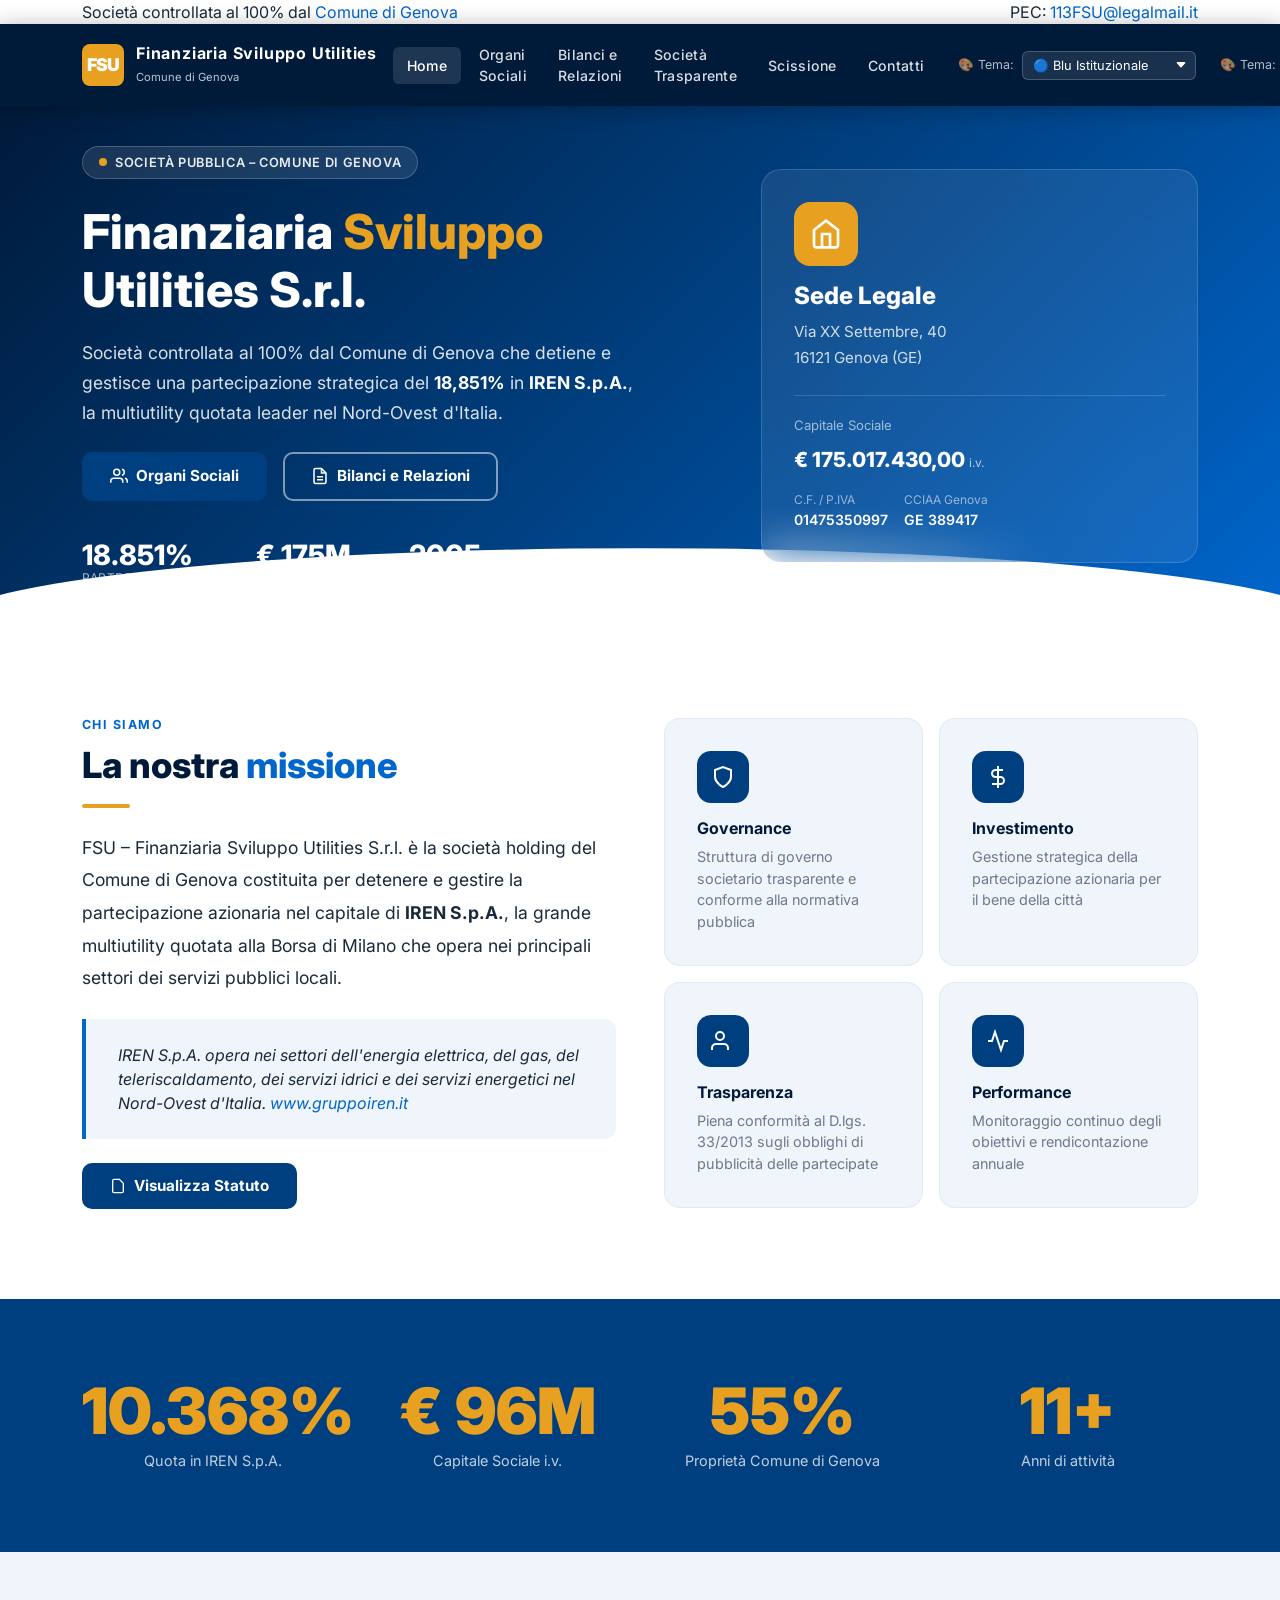
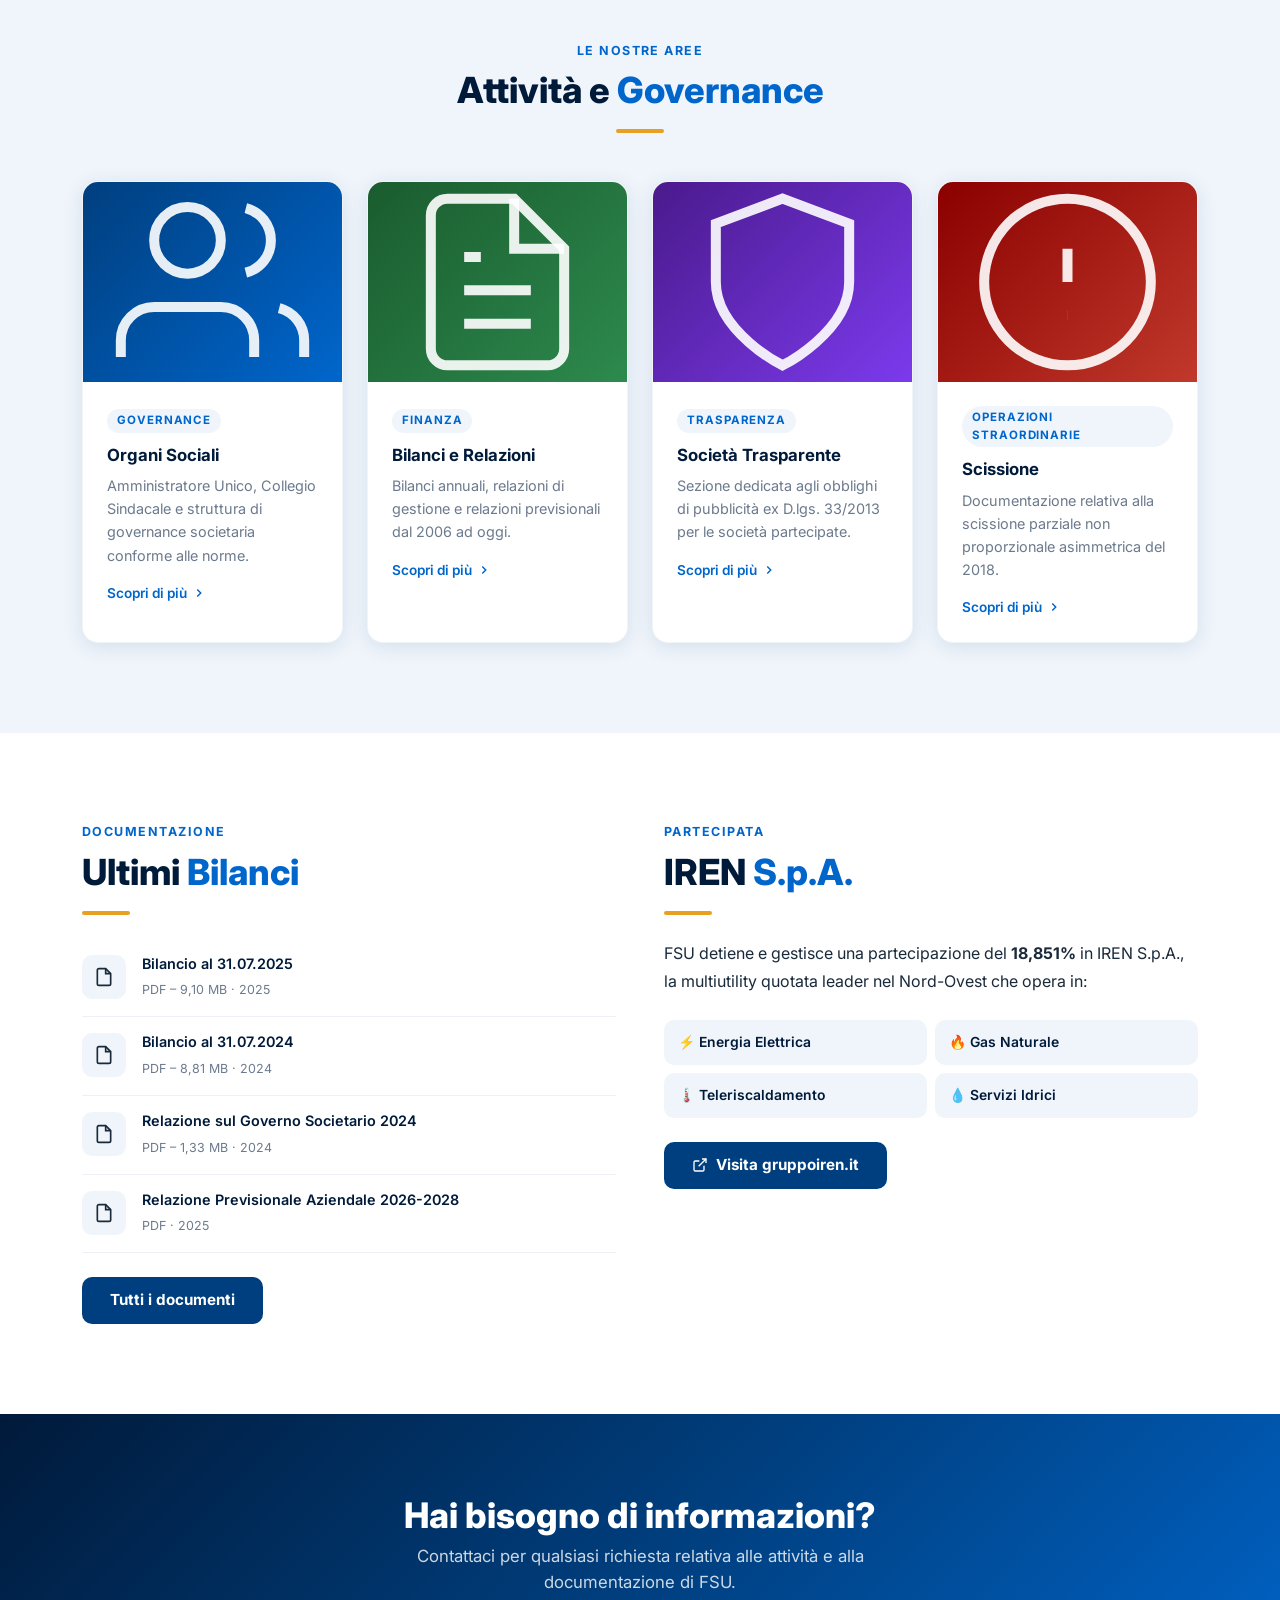
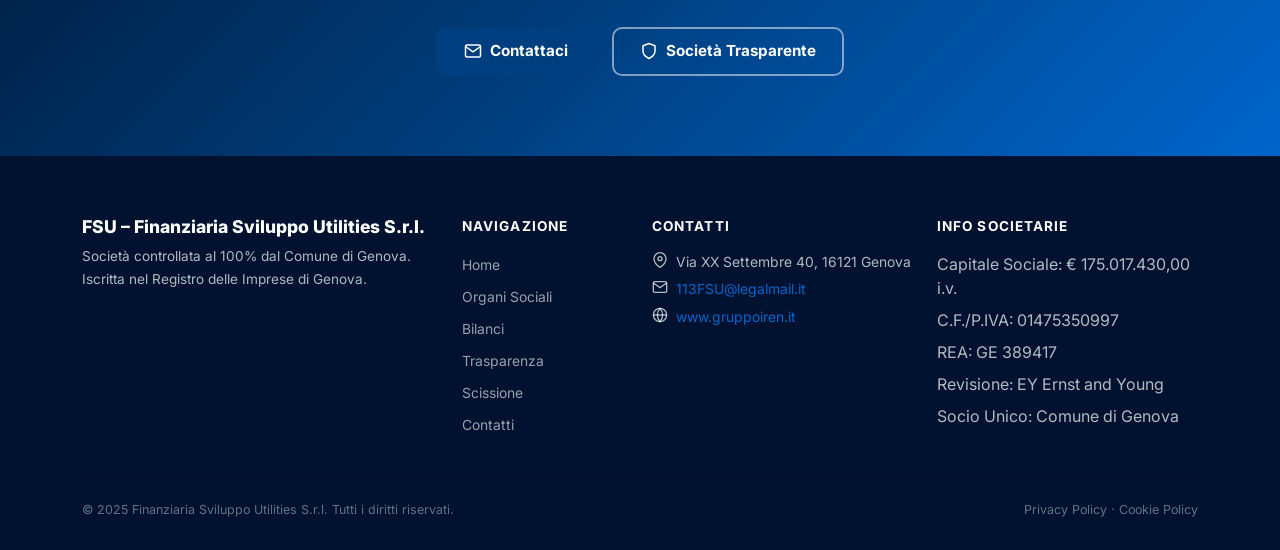
<file: index.html>
<!DOCTYPE html>
<html lang="it">
<head>
  <meta charset="UTF-8">
  <meta name="viewport" content="width=device-width, initial-scale=1.0">
  <title>FSU – Finanziaria Sviluppo Utilities S.r.l.</title>
  <meta name="description" content="Finanziaria Sviluppo Utilities S.r.l. – Società controllata al 100% dal Comune di Genova, detiene e gestisce una partecipazione del 18,851% in IREN S.p.A.">
  <link rel="preconnect" href="https://fonts.googleapis.com">
  <link href="https://fonts.googleapis.com/css2?family=Inter:wght@400;500;600;700;800;900&display=swap" rel="stylesheet">
  <link href="https://cdn.jsdelivr.net/npm/bootstrap@5.3.3/dist/css/bootstrap.min.css" rel="stylesheet">
  <link href="style.css" rel="stylesheet">
</head>
<body>

<!-- TOP BAR -->
<div class="fsu-topbar d-none d-md-block">
  <div class="container d-flex justify-content-between align-items-center">
    <span>Società controllata al 100% dal <a href="https://www.comune.genova.it" target="_blank">Comune di Genova</a></span>
    <span>PEC: <a href="mailto:113FSU@legalmail.it">113FSU@legalmail.it</a></span>
  </div>
</div>

<!-- NAVBAR -->
<nav class="navbar navbar-expand-lg fsu-navbar sticky-top">
  <div class="container">
    <a class="navbar-brand" href="index.html">
      <div class="brand-logo">FSU</div>
      <div class="brand-text">
        <strong>Finanziaria Sviluppo Utilities</strong>
        <span>Comune di Genova</span>
      </div>
    </a>
    <button class="navbar-toggler border-0" type="button" data-bs-toggle="collapse" data-bs-target="#navMain">
      <svg width="24" height="24" fill="none" stroke="white" stroke-width="2" viewBox="0 0 24 24"><path d="M3 12h18M3 6h18M3 18h18"/></svg>
    </button>
    <div class="collapse navbar-collapse" id="navMain">
      <ul class="navbar-nav ms-auto align-items-lg-center gap-1">
        <li class="nav-item"><a class="nav-link active" href="index.html">Home</a></li>
        <li class="nav-item"><a class="nav-link" href="organi-sociali.html">Organi Sociali</a></li>
        <li class="nav-item"><a class="nav-link" href="bilanci.html">Bilanci e Relazioni</a></li>
        <li class="nav-item"><a class="nav-link" href="trasparenza.html">Società Trasparente</a></li>
        <li class="nav-item"><a class="nav-link" href="scissione.html">Scissione</a></li>
        <li class="nav-item"><a class="nav-link" href="contatti.html">Contatti</a></li>
      </ul>
      <!-- Theme Switcher -->
      <div class="ms-lg-4 mt-2 mt-lg-0" data-theme-switcher></div>
    </div>
  </div>
</nav>

<!-- HERO -->
<section class="fsu-hero">
  <div class="container">
    <div class="row align-items-center g-5">
      <div class="col-lg-7">
        <div class="fsu-hero-badge">
          <span class="dot"></span> Società Pubblica – Comune di Genova
        </div>
        <h1>Finanziaria <span>Sviluppo</span><br>Utilities S.r.l.</h1>
        <p>Società controllata al 100% dal Comune di Genova che detiene e gestisce una partecipazione strategica del <strong style="color:#fff">18,851%</strong> in <strong style="color:#fff">IREN S.p.A.</strong>, la multiutility quotata leader nel Nord-Ovest d'Italia.</p>
        <div class="d-flex flex-wrap gap-3 mt-4">
          <a href="organi-sociali.html" class="btn-fsu">
            <svg width="18" height="18" fill="none" stroke="currentColor" stroke-width="2" viewBox="0 0 24 24"><path d="M17 21v-2a4 4 0 0 0-4-4H5a4 4 0 0 0-4 4v2"/><circle cx="9" cy="7" r="4"/><path d="M23 21v-2a4 4 0 0 0-3-3.87"/><path d="M16 3.13a4 4 0 0 1 0 7.75"/></svg>
            Organi Sociali
          </a>
          <a href="bilanci.html" class="btn-fsu-outline">
            <svg width="18" height="18" fill="none" stroke="currentColor" stroke-width="2" viewBox="0 0 24 24"><path d="M14 2H6a2 2 0 0 0-2 2v16a2 2 0 0 0 2 2h12a2 2 0 0 0 2-2V8z"/><polyline points="14 2 14 8 20 8"/><line x1="16" y1="13" x2="8" y2="13"/><line x1="16" y1="17" x2="8" y2="17"/></svg>
            Bilanci e Relazioni
          </a>
        </div>
        <div class="hero-stats">
          <div class="hero-stat">
            <div class="value"><span data-counter="18.851">18.851</span>%</div>
            <div class="label">Partecipazione IREN</div>
          </div>
          <div class="hero-stat">
            <div class="value">€ <span data-counter="175">175</span>M</div>
            <div class="label">Capitale Sociale</div>
          </div>
          <div class="hero-stat">
            <div class="value"><span data-counter="2005">2005</span></div>
            <div class="label">Anno di fondazione</div>
          </div>
        </div>
      </div>
      <div class="col-lg-5 d-none d-lg-block">
        <div class="hero-card">
          <div class="hero-card-icon">
            <svg width="32" height="32" fill="none" stroke="white" stroke-width="2" viewBox="0 0 24 24"><path d="M3 9l9-7 9 7v11a2 2 0 0 1-2 2H5a2 2 0 0 1-2-2z"/><polyline points="9 22 9 12 15 12 15 22"/></svg>
          </div>
          <h4 style="color:#fff;font-weight:800;margin-bottom:0.5rem">Sede Legale</h4>
          <p style="color:rgba(255,255,255,0.8);font-size:0.95rem;margin-bottom:1.5rem">Via XX Settembre, 40<br>16121 Genova (GE)</p>
          <div style="border-top:1px solid rgba(255,255,255,0.15);padding-top:1.25rem">
            <div style="font-size:0.82rem;color:rgba(255,255,255,0.6);margin-bottom:0.5rem">Capitale Sociale</div>
            <div style="font-size:1.3rem;font-weight:800;color:#fff">€ 175.017.430,00 <span style="font-size:0.75rem;font-weight:400;opacity:0.7">i.v.</span></div>
          </div>
          <div style="margin-top:1rem;display:flex;gap:1rem;flex-wrap:wrap">
            <div>
              <div style="font-size:0.75rem;color:rgba(255,255,255,0.55)">C.F. / P.IVA</div>
              <div style="font-size:0.88rem;color:#fff;font-weight:600">01475350997</div>
            </div>
            <div>
              <div style="font-size:0.75rem;color:rgba(255,255,255,0.55)">CCIAA Genova</div>
              <div style="font-size:0.88rem;color:#fff;font-weight:600">GE 389417</div>
            </div>
          </div>
        </div>
      </div>
    </div>
  </div>
</section>

<!-- MISSION -->
<section class="fsu-mission">
  <div class="container">
    <div class="row g-5 align-items-center">
      <div class="col-lg-6 fade-in">
        <div class="section-eyebrow">Chi siamo</div>
        <h2 class="section-title">La nostra <span>missione</span></h2>
        <div class="section-divider"></div>
        <p class="mission-text">FSU – Finanziaria Sviluppo Utilities S.r.l. è la società holding del Comune di Genova costituita per detenere e gestire la partecipazione azionaria nel capitale di <strong>IREN S.p.A.</strong>, la grande multiutility quotata alla Borsa di Milano che opera nei principali settori dei servizi pubblici locali.</p>
        <div class="mission-highlight">
          <p>IREN S.p.A. opera nei settori dell'energia elettrica, del gas, del teleriscaldamento, dei servizi idrici e dei servizi energetici nel Nord-Ovest d'Italia. <a href="http://www.gruppoiren.it" target="_blank">www.gruppoiren.it</a></p>
        </div>
        <div class="mt-4">
          <a href="#" class="btn-fsu" onclick="event.preventDefault()">
            <svg width="16" height="16" fill="none" stroke="currentColor" stroke-width="2" viewBox="0 0 24 24"><path d="M14 2H6a2 2 0 0 0-2 2v16a2 2 0 0 0 2 2h12a2 2 0 0 0 2-2V8z"/></svg>
            Visualizza Statuto
          </a>
        </div>
      </div>
      <div class="col-lg-6 fade-in">
        <div class="row g-3">
          <div class="col-6">
            <div class="info-card">
              <div class="info-card-icon">
                <svg width="24" height="24" fill="none" stroke="currentColor" stroke-width="2" viewBox="0 0 24 24"><path d="M12 22s8-4 8-10V5l-8-3-8 3v7c0 6 8 10 8 10z"/></svg>
              </div>
              <h5>Governance</h5>
              <p>Struttura di governo societario trasparente e conforme alla normativa pubblica</p>
            </div>
          </div>
          <div class="col-6">
            <div class="info-card">
              <div class="info-card-icon">
                <svg width="24" height="24" fill="none" stroke="currentColor" stroke-width="2" viewBox="0 0 24 24"><line x1="12" y1="1" x2="12" y2="23"/><path d="M17 5H9.5a3.5 3.5 0 0 0 0 7h5a3.5 3.5 0 0 1 0 7H6"/></svg>
              </div>
              <h5>Investimento</h5>
              <p>Gestione strategica della partecipazione azionaria per il bene della città</p>
            </div>
          </div>
          <div class="col-6">
            <div class="info-card">
              <div class="info-card-icon">
                <svg width="24" height="24" fill="none" stroke="currentColor" stroke-width="2" viewBox="0 0 24 24"><path d="M17 21v-2a4 4 0 0 0-4-4H5a4 4 0 0 0-4 4v2"/><circle cx="9" cy="7" r="4"/></svg>
              </div>
              <h5>Trasparenza</h5>
              <p>Piena conformità al D.lgs. 33/2013 sugli obblighi di pubblicità delle partecipate</p>
            </div>
          </div>
          <div class="col-6">
            <div class="info-card">
              <div class="info-card-icon">
                <svg width="24" height="24" fill="none" stroke="currentColor" stroke-width="2" viewBox="0 0 24 24"><polyline points="22 12 18 12 15 21 9 3 6 12 2 12"/></svg>
              </div>
              <h5>Performance</h5>
              <p>Monitoraggio continuo degli obiettivi e rendicontazione annuale</p>
            </div>
          </div>
        </div>
      </div>
    </div>
  </div>
</section>

<!-- NUMERI -->
<section class="fsu-numbers">
  <div class="container">
    <div class="row g-4 justify-content-center">
      <div class="col-6 col-md-3 fade-in">
        <div class="number-item">
          <div class="big-number"><span data-counter="18.851">18.851</span>%</div>
          <div class="number-label">Quota in IREN S.p.A.</div>
        </div>
      </div>
      <div class="col-6 col-md-3 fade-in">
        <div class="number-item">
          <div class="big-number">€ <span data-counter="175">175</span>M</div>
          <div class="number-label">Capitale Sociale i.v.</div>
        </div>
      </div>
      <div class="col-6 col-md-3 fade-in">
        <div class="number-item">
          <div class="big-number"><span data-counter="100">100</span>%</div>
          <div class="number-label">Proprietà Comune di Genova</div>
        </div>
      </div>
      <div class="col-6 col-md-3 fade-in">
        <div class="number-item">
          <div class="big-number"><span data-counter="20">20</span>+</div>
          <div class="number-label">Anni di attività</div>
        </div>
      </div>
    </div>
  </div>
</section>

<!-- SERVIZI / AREE -->
<section class="fsu-services">
  <div class="container">
    <div class="text-center mb-5 fade-in">
      <div class="section-eyebrow">Le nostre aree</div>
      <h2 class="section-title">Attività e <span>Governance</span></h2>
      <div class="section-divider mx-auto"></div>
    </div>
    <div class="row g-4">
      <div class="col-md-6 col-lg-3 fade-in">
        <div class="service-card">
          <div class="service-card-img" style="background:linear-gradient(135deg,#003f7f,#0066cc);display:flex;align-items:center;justify-content:center;">
            <svg width="80" height="80" fill="none" stroke="rgba(255,255,255,0.9)" stroke-width="1.2" viewBox="0 0 24 24"><path d="M17 21v-2a4 4 0 0 0-4-4H5a4 4 0 0 0-4 4v2"/><circle cx="9" cy="7" r="4"/><path d="M23 21v-2a4 4 0 0 0-3-3.87"/><path d="M16 3.13a4 4 0 0 1 0 7.75"/></svg>
          </div>
          <div class="service-card-body">
            <span class="service-card-badge">Governance</span>
            <h5>Organi Sociali</h5>
            <p>Amministratore Unico, Collegio Sindacale e struttura di governance societaria conforme alle norme.</p>
            <a href="organi-sociali.html" class="card-link">Scopri di più <svg width="14" height="14" fill="none" stroke="currentColor" stroke-width="2.5" viewBox="0 0 24 24"><polyline points="9 18 15 12 9 6"/></svg></a>
          </div>
        </div>
      </div>
      <div class="col-md-6 col-lg-3 fade-in">
        <div class="service-card">
          <div class="service-card-img" style="background:linear-gradient(135deg,#1a5c2e,#2d8a4e);display:flex;align-items:center;justify-content:center;">
            <svg width="80" height="80" fill="none" stroke="rgba(255,255,255,0.9)" stroke-width="1.2" viewBox="0 0 24 24"><path d="M14 2H6a2 2 0 0 0-2 2v16a2 2 0 0 0 2 2h12a2 2 0 0 0 2-2V8z"/><polyline points="14 2 14 8 20 8"/><line x1="16" y1="13" x2="8" y2="13"/><line x1="16" y1="17" x2="8" y2="17"/><polyline points="10 9 9 9 8 9"/></svg>
          </div>
          <div class="service-card-body">
            <span class="service-card-badge">Finanza</span>
            <h5>Bilanci e Relazioni</h5>
            <p>Bilanci annuali, relazioni di gestione e relazioni previsionali dal 2006 ad oggi.</p>
            <a href="bilanci.html" class="card-link">Scopri di più <svg width="14" height="14" fill="none" stroke="currentColor" stroke-width="2.5" viewBox="0 0 24 24"><polyline points="9 18 15 12 9 6"/></svg></a>
          </div>
        </div>
      </div>
      <div class="col-md-6 col-lg-3 fade-in">
        <div class="service-card">
          <div class="service-card-img" style="background:linear-gradient(135deg,#4a1a8c,#7c3aed);display:flex;align-items:center;justify-content:center;">
            <svg width="80" height="80" fill="none" stroke="rgba(255,255,255,0.9)" stroke-width="1.2" viewBox="0 0 24 24"><path d="M12 22s8-4 8-10V5l-8-3-8 3v7c0 6 8 10 8 10z"/></svg>
          </div>
          <div class="service-card-body">
            <span class="service-card-badge">Trasparenza</span>
            <h5>Società Trasparente</h5>
            <p>Sezione dedicata agli obblighi di pubblicità ex D.lgs. 33/2013 per le società partecipate.</p>
            <a href="trasparenza.html" class="card-link">Scopri di più <svg width="14" height="14" fill="none" stroke="currentColor" stroke-width="2.5" viewBox="0 0 24 24"><polyline points="9 18 15 12 9 6"/></svg></a>
          </div>
        </div>
      </div>
      <div class="col-md-6 col-lg-3 fade-in">
        <div class="service-card">
          <div class="service-card-img" style="background:linear-gradient(135deg,#8b0000,#c0392b);display:flex;align-items:center;justify-content:center;">
            <svg width="80" height="80" fill="none" stroke="rgba(255,255,255,0.9)" stroke-width="1.2" viewBox="0 0 24 24"><circle cx="12" cy="12" r="10"/><line x1="12" y1="8" x2="12" y2="12"/><line x1="12" y1="16" x2="12.01" y2="16"/></svg>
          </div>
          <div class="service-card-body">
            <span class="service-card-badge">Operazioni straordinarie</span>
            <h5>Scissione</h5>
            <p>Documentazione relativa alla scissione parziale non proporzionale asimmetrica del 2018.</p>
            <a href="scissione.html" class="card-link">Scopri di più <svg width="14" height="14" fill="none" stroke="currentColor" stroke-width="2.5" viewBox="0 0 24 24"><polyline points="9 18 15 12 9 6"/></svg></a>
          </div>
        </div>
      </div>
    </div>
  </div>
</section>

<!-- ULTIMI DOCUMENTI -->
<section class="fsu-documents">
  <div class="container">
    <div class="row g-5">
      <div class="col-lg-6 fade-in">
        <div class="section-eyebrow">Documentazione</div>
        <h2 class="section-title">Ultimi <span>Bilanci</span></h2>
        <div class="section-divider"></div>
        <div class="doc-item">
          <div class="doc-icon"><svg width="20" height="20" fill="none" stroke="currentColor" stroke-width="2" viewBox="0 0 24 24"><path d="M14 2H6a2 2 0 0 0-2 2v16a2 2 0 0 0 2 2h12a2 2 0 0 0 2-2V8z"/><polyline points="14 2 14 8 20 8"/></svg></div>
          <div class="doc-info"><h6>Bilancio al 31.07.2025</h6><span>PDF – 9,10 MB · 2025</span></div>
        </div>
        <div class="doc-item">
          <div class="doc-icon"><svg width="20" height="20" fill="none" stroke="currentColor" stroke-width="2" viewBox="0 0 24 24"><path d="M14 2H6a2 2 0 0 0-2 2v16a2 2 0 0 0 2 2h12a2 2 0 0 0 2-2V8z"/><polyline points="14 2 14 8 20 8"/></svg></div>
          <div class="doc-info"><h6>Bilancio al 31.07.2024</h6><span>PDF – 8,81 MB · 2024</span></div>
        </div>
        <div class="doc-item">
          <div class="doc-icon"><svg width="20" height="20" fill="none" stroke="currentColor" stroke-width="2" viewBox="0 0 24 24"><path d="M14 2H6a2 2 0 0 0-2 2v16a2 2 0 0 0 2 2h12a2 2 0 0 0 2-2V8z"/><polyline points="14 2 14 8 20 8"/></svg></div>
          <div class="doc-info"><h6>Relazione sul Governo Societario 2024</h6><span>PDF – 1,33 MB · 2024</span></div>
        </div>
        <div class="doc-item">
          <div class="doc-icon"><svg width="20" height="20" fill="none" stroke="currentColor" stroke-width="2" viewBox="0 0 24 24"><path d="M14 2H6a2 2 0 0 0-2 2v16a2 2 0 0 0 2 2h12a2 2 0 0 0 2-2V8z"/><polyline points="14 2 14 8 20 8"/></svg></div>
          <div class="doc-info"><h6>Relazione Previsionale Aziendale 2026-2028</h6><span>PDF · 2025</span></div>
        </div>
        <div class="mt-4">
          <a href="bilanci.html" class="btn-fsu">Tutti i documenti</a>
        </div>
      </div>
      <div class="col-lg-6 fade-in">
        <div class="section-eyebrow">Partecipata</div>
        <h2 class="section-title">IREN <span>S.p.A.</span></h2>
        <div class="section-divider"></div>
        <p style="font-size:1rem;line-height:1.8;color:var(--fsu-text)">FSU detiene e gestisce una partecipazione del <strong>18,851%</strong> in IREN S.p.A., la multiutility quotata leader nel Nord-Ovest che opera in:</p>
        <div class="row g-2 mt-2">
          <div class="col-6"><div style="background:var(--fsu-light);border-radius:10px;padding:12px 14px;font-size:0.87rem;font-weight:600;color:var(--fsu-dark);transition:background 0.4s">⚡ Energia Elettrica</div></div>
          <div class="col-6"><div style="background:var(--fsu-light);border-radius:10px;padding:12px 14px;font-size:0.87rem;font-weight:600;color:var(--fsu-dark);transition:background 0.4s">🔥 Gas Naturale</div></div>
          <div class="col-6"><div style="background:var(--fsu-light);border-radius:10px;padding:12px 14px;font-size:0.87rem;font-weight:600;color:var(--fsu-dark);transition:background 0.4s">🌡️ Teleriscaldamento</div></div>
          <div class="col-6"><div style="background:var(--fsu-light);border-radius:10px;padding:12px 14px;font-size:0.87rem;font-weight:600;color:var(--fsu-dark);transition:background 0.4s">💧 Servizi Idrici</div></div>
        </div>
        <div class="mt-4">
          <a href="https://www.gruppoiren.it" target="_blank" class="btn-fsu">
            <svg width="16" height="16" fill="none" stroke="currentColor" stroke-width="2" viewBox="0 0 24 24"><path d="M18 13v6a2 2 0 0 1-2 2H5a2 2 0 0 1-2-2V8a2 2 0 0 1 2-2h6"/><polyline points="15 3 21 3 21 9"/><line x1="10" y1="14" x2="21" y2="3"/></svg>
            Visita gruppoiren.it
          </a>
        </div>
      </div>
    </div>
  </div>
</section>

<!-- CTA -->
<section class="fsu-cta">
  <div class="container">
    <h2 class="fade-in">Hai bisogno di informazioni?</h2>
    <p class="fade-in">Contattaci per qualsiasi richiesta relativa alle attività e alla documentazione di FSU.</p>
    <div class="d-flex justify-content-center gap-3 flex-wrap fade-in">
      <a href="contatti.html" class="btn-fsu">
        <svg width="18" height="18" fill="none" stroke="currentColor" stroke-width="2" viewBox="0 0 24 24"><path d="M4 4h16c1.1 0 2 .9 2 2v12c0 1.1-.9 2-2 2H4c-1.1 0-2-.9-2-2V6c0-1.1.9-2 2-2z"/><polyline points="22,6 12,13 2,6"/></svg>
        Contattaci
      </a>
      <a href="trasparenza.html" class="btn-fsu-outline">
        <svg width="18" height="18" fill="none" stroke="currentColor" stroke-width="2" viewBox="0 0 24 24"><path d="M12 22s8-4 8-10V5l-8-3-8 3v7c0 6 8 10 8 10z"/></svg>
        Società Trasparente
      </a>
    </div>
  </div>
</section>

<!-- FOOTER -->
<footer class="fsu-footer">
  <div class="container">
    <div class="row g-4">
      <div class="col-lg-4 col-md-6">
        <div class="footer-brand">
          <h4>FSU – Finanziaria Sviluppo Utilities S.r.l.</h4>
          <p>Società controllata al 100% dal Comune di Genova. Iscritta nel Registro delle Imprese di Genova.</p>
        </div>
      </div>
      <div class="col-lg-2 col-md-6">
        <div class="footer-heading">Navigazione</div>
        <ul class="footer-links">
          <li><a href="index.html">Home</a></li>
          <li><a href="organi-sociali.html">Organi Sociali</a></li>
          <li><a href="bilanci.html">Bilanci</a></li>
          <li><a href="trasparenza.html">Trasparenza</a></li>
          <li><a href="scissione.html">Scissione</a></li>
          <li><a href="contatti.html">Contatti</a></li>
        </ul>
      </div>
      <div class="col-lg-3 col-md-6">
        <div class="footer-heading">Contatti</div>
        <div class="footer-contact">
          <p><svg width="16" height="16" fill="none" stroke="currentColor" stroke-width="2" viewBox="0 0 24 24"><path d="M21 10c0 7-9 13-9 13s-9-6-9-13a9 9 0 0 1 18 0z"/><circle cx="12" cy="10" r="3"/></svg> Via XX Settembre 40, 16121 Genova</p>
          <p><svg width="16" height="16" fill="none" stroke="currentColor" stroke-width="2" viewBox="0 0 24 24"><path d="M4 4h16c1.1 0 2 .9 2 2v12c0 1.1-.9 2-2 2H4c-1.1 0-2-.9-2-2V6c0-1.1.9-2 2-2z"/><polyline points="22,6 12,13 2,6"/></svg> <a href="mailto:113FSU@legalmail.it">113FSU@legalmail.it</a></p>
          <p><svg width="16" height="16" fill="none" stroke="currentColor" stroke-width="2" viewBox="0 0 24 24"><circle cx="12" cy="12" r="10"/><line x1="2" y1="12" x2="22" y2="12"/><path d="M12 2a15.3 15.3 0 0 1 4 10 15.3 15.3 0 0 1-4 10 15.3 15.3 0 0 1-4-10 15.3 15.3 0 0 1 4-10z"/></svg> <a href="http://www.gruppoiren.it" target="_blank">www.gruppoiren.it</a></p>
        </div>
      </div>
      <div class="col-lg-3 col-md-6">
        <div class="footer-heading">Info Societarie</div>
        <ul class="footer-links">
          <li>Capitale Sociale: € 175.017.430,00 i.v.</li>
          <li>C.F./P.IVA: 01475350997</li>
          <li>REA: GE 389417</li>
          <li>Revisione: EY Ernst and Young</li>
          <li>Socio Unico: Comune di Genova</li>
        </ul>
      </div>
    </div>
    <hr class="footer-divider">
    <div class="footer-bottom d-flex justify-content-between flex-wrap gap-2">
      <span>© 2025 Finanziaria Sviluppo Utilities S.r.l. Tutti i diritti riservati.</span>
      <span><a href="#">Privacy Policy</a> · <a href="#">Cookie Policy</a></span>
    </div>
  </div>
</footer>

<!-- BACK TO TOP -->
<button class="back-to-top" id="back-to-top" aria-label="Torna in cima">
  <svg width="20" height="20" fill="none" stroke="currentColor" stroke-width="2.5" viewBox="0 0 24 24"><polyline points="18 15 12 9 6 15"/></svg>
</button>

<script src="https://cdn.jsdelivr.net/npm/bootstrap@5.3.3/dist/js/bootstrap.bundle.min.js"></script>
<script src="theme.js"></script>
</body>
</html>
</file>
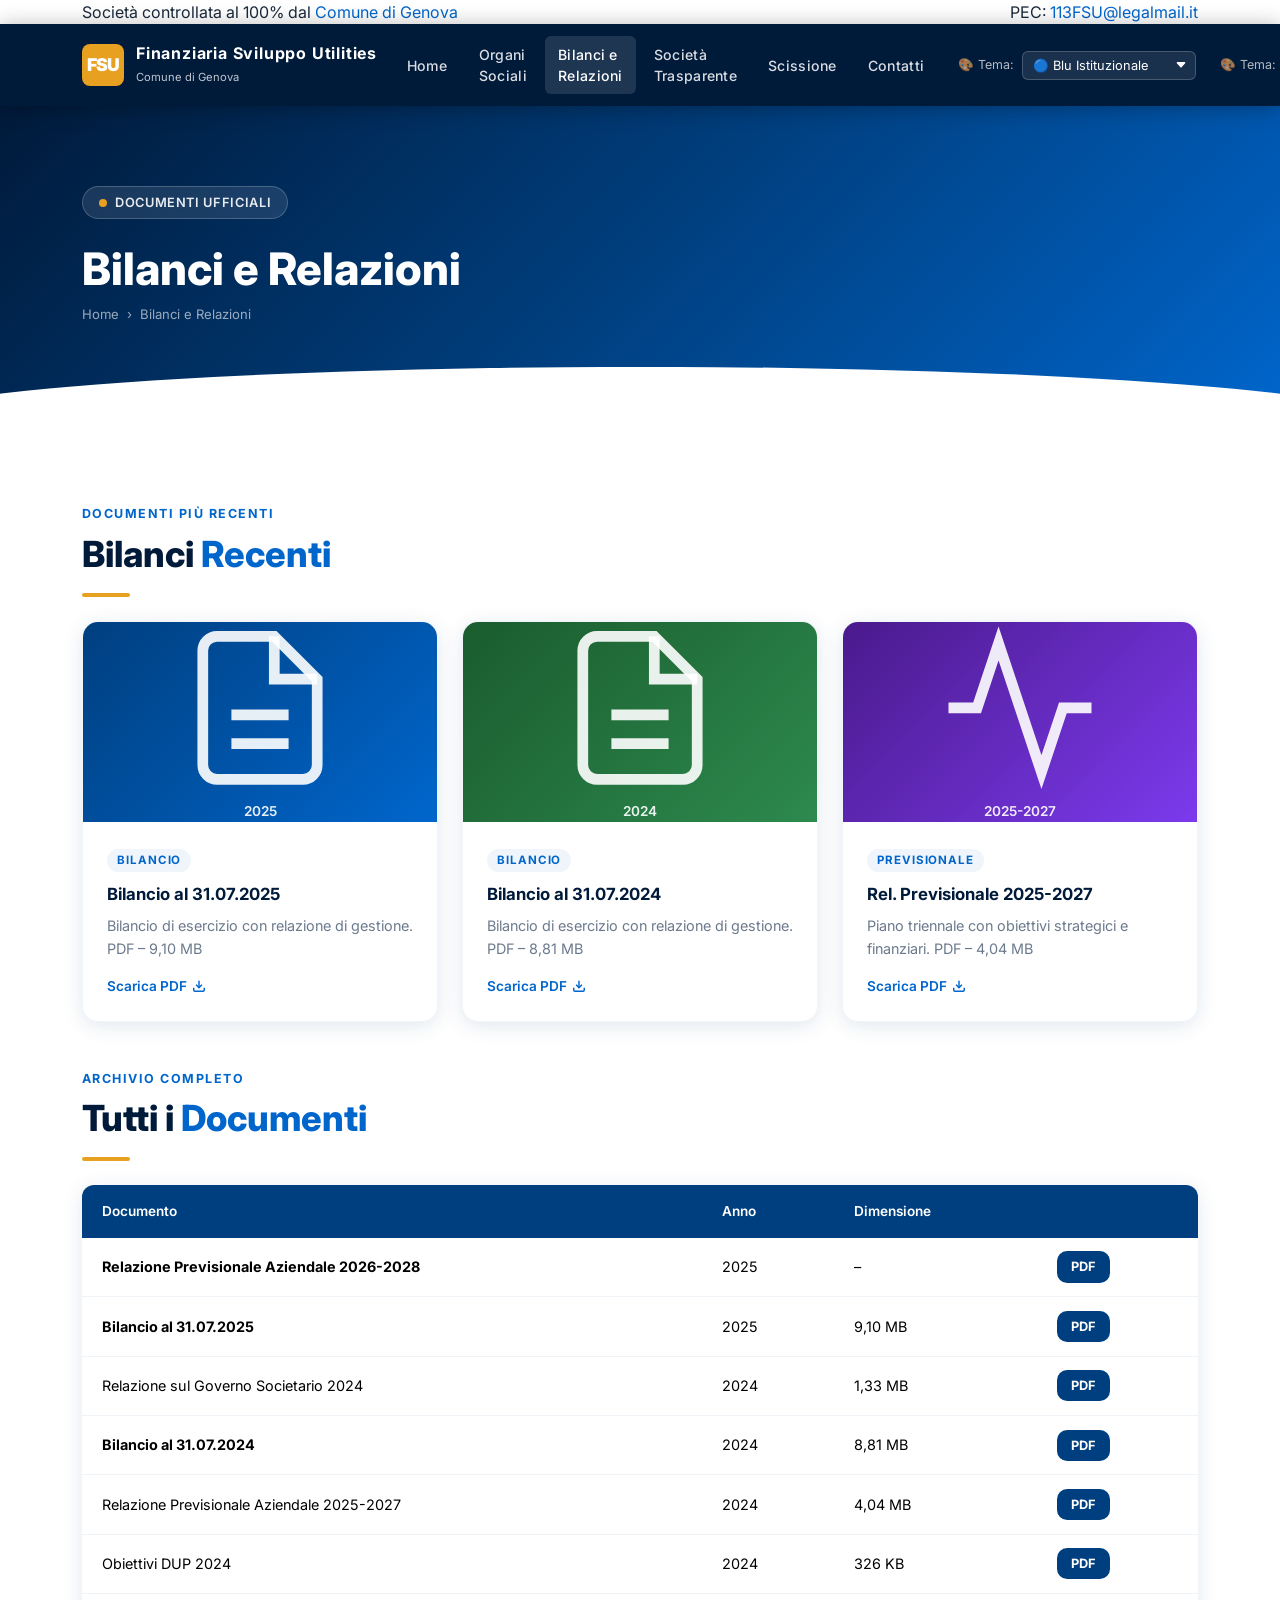
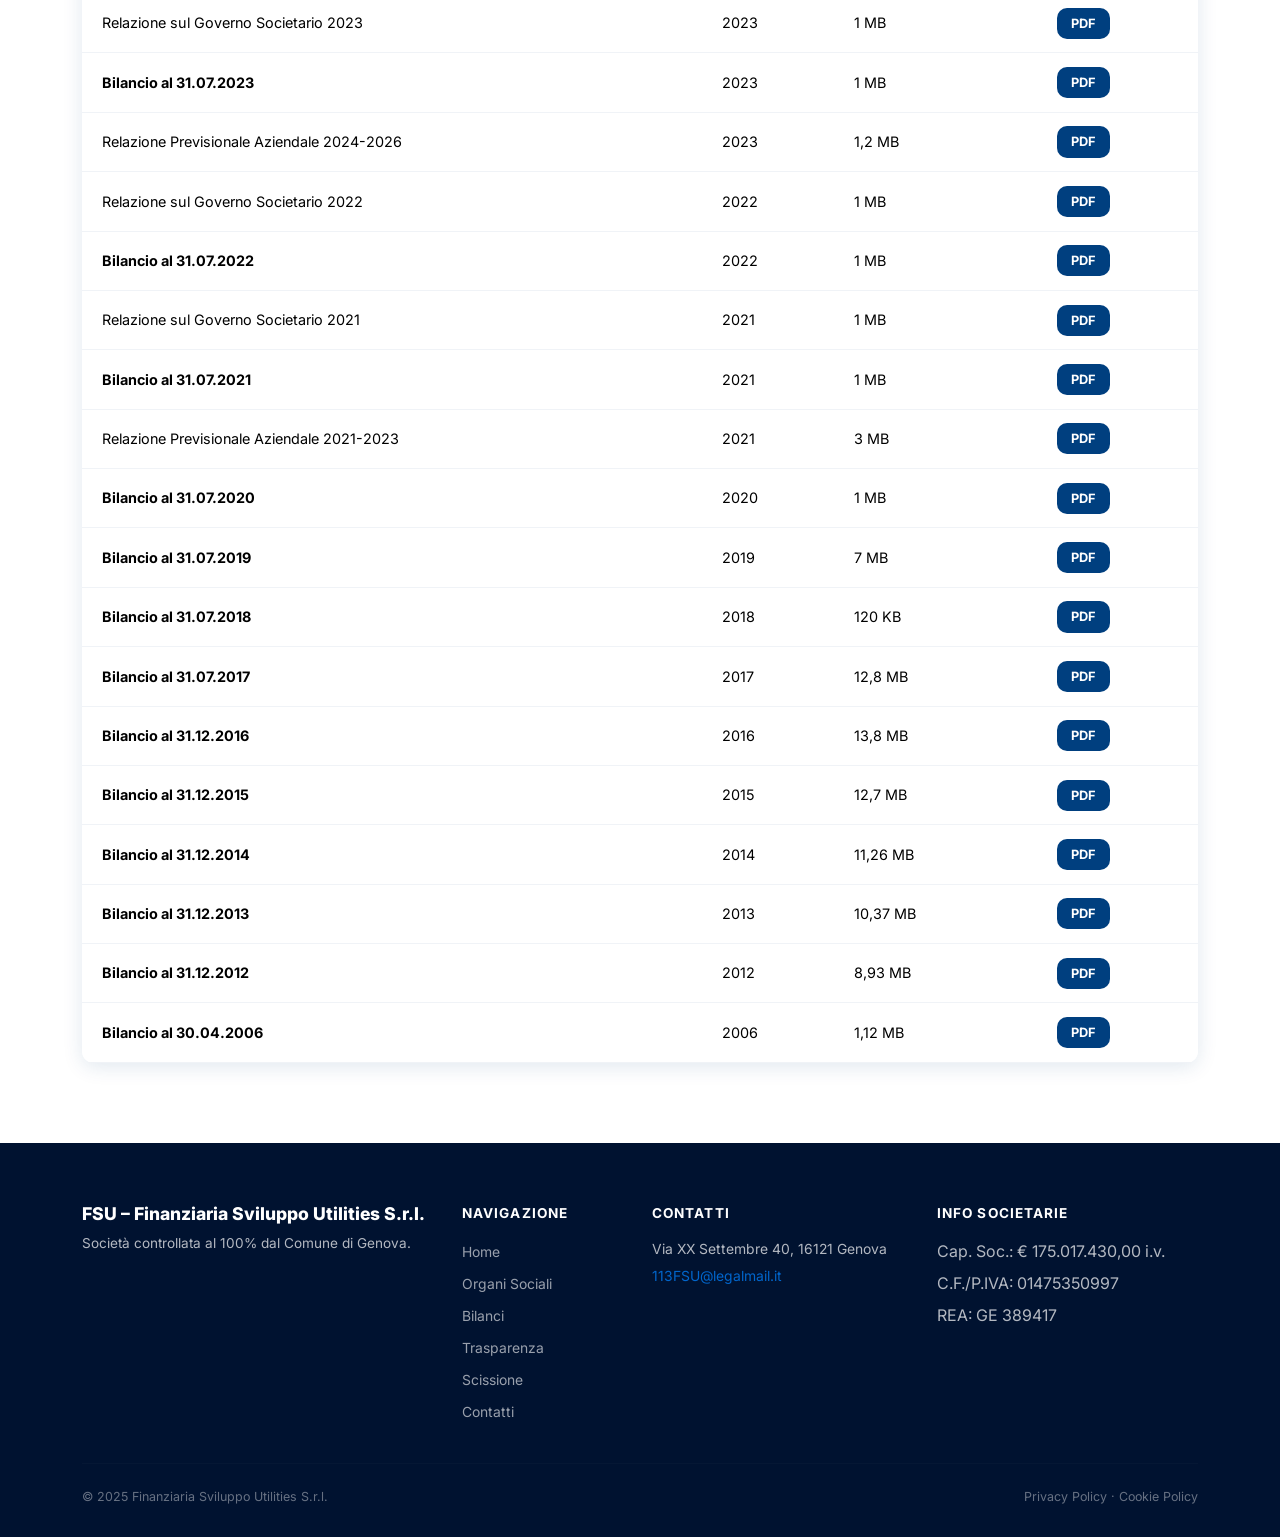
<file: bilanci.html>
<!DOCTYPE html>
<html lang="it">
<head>
  <meta charset="UTF-8">
  <meta name="viewport" content="width=device-width, initial-scale=1.0">
  <title>Bilanci e Relazioni – FSU Finanziaria Sviluppo Utilities</title>
  <link rel="preconnect" href="https://fonts.googleapis.com">
  <link href="https://fonts.googleapis.com/css2?family=Inter:wght@400;500;600;700;800;900&display=swap" rel="stylesheet">
  <link href="https://cdn.jsdelivr.net/npm/bootstrap@5.3.3/dist/css/bootstrap.min.css" rel="stylesheet">
  <link href="style.css" rel="stylesheet">
</head>
<body>

<div class="fsu-topbar d-none d-md-block">
  <div class="container d-flex justify-content-between align-items-center">
    <span>Società controllata al 100% dal <a href="https://www.comune.genova.it" target="_blank">Comune di Genova</a></span>
    <span>PEC: <a href="mailto:113FSU@legalmail.it">113FSU@legalmail.it</a></span>
  </div>
</div>

<nav class="navbar navbar-expand-lg fsu-navbar sticky-top">
  <div class="container">
    <a class="navbar-brand" href="index.html">
      <div class="brand-logo">FSU</div>
      <div class="brand-text">
        <strong>Finanziaria Sviluppo Utilities</strong>
        <span>Comune di Genova</span>
      </div>
    </a>
    <button class="navbar-toggler border-0" type="button" data-bs-toggle="collapse" data-bs-target="#navMain">
      <svg width="24" height="24" fill="none" stroke="white" stroke-width="2" viewBox="0 0 24 24"><path d="M3 12h18M3 6h18M3 18h18"/></svg>
    </button>
    <div class="collapse navbar-collapse" id="navMain">
      <ul class="navbar-nav ms-auto align-items-lg-center gap-1">
        <li class="nav-item"><a class="nav-link" href="index.html">Home</a></li>
        <li class="nav-item"><a class="nav-link" href="organi-sociali.html">Organi Sociali</a></li>
        <li class="nav-item"><a class="nav-link active" href="bilanci.html">Bilanci e Relazioni</a></li>
        <li class="nav-item"><a class="nav-link" href="trasparenza.html">Società Trasparente</a></li>
        <li class="nav-item"><a class="nav-link" href="scissione.html">Scissione</a></li>
        <li class="nav-item"><a class="nav-link" href="contatti.html">Contatti</a></li>
      </ul>
      <div class="ms-lg-4 mt-2 mt-lg-0" data-theme-switcher></div>
    </div>
  </div>
</nav>

<section class="page-header">
  <div class="container">
    <div class="fsu-hero-badge"><span class="dot"></span> Documenti Ufficiali</div>
    <h1>Bilanci e Relazioni</h1>
    <div class="breadcrumb-custom">
      <a href="index.html">Home</a><span class="sep">›</span><span>Bilanci e Relazioni</span>
    </div>
  </div>
</section>

<section style="padding:80px 0;background:#fff">
  <div class="container">

    <!-- RECENTI -->
    <div class="section-eyebrow">Documenti più recenti</div>
    <h2 class="section-title">Bilanci <span>Recenti</span></h2>
    <div class="section-divider"></div>

    <div class="row g-4 mb-5">
      <div class="col-md-6 col-lg-4 fade-in">
        <div class="service-card">
          <div class="service-card-img" style="background:linear-gradient(135deg,#003f7f,#0066cc);display:flex;align-items:center;justify-content:center;flex-direction:column;gap:8px">
            <svg width="48" height="48" fill="none" stroke="rgba(255,255,255,0.9)" stroke-width="1.5" viewBox="0 0 24 24"><path d="M14 2H6a2 2 0 0 0-2 2v16a2 2 0 0 0 2 2h12a2 2 0 0 0 2-2V8z"/><polyline points="14 2 14 8 20 8"/><line x1="16" y1="13" x2="8" y2="13"/><line x1="16" y1="17" x2="8" y2="17"/></svg>
            <span style="color:rgba(255,255,255,0.9);font-size:0.85rem;font-weight:600">2025</span>
          </div>
          <div class="service-card-body">
            <span class="service-card-badge">Bilancio</span>
            <h5>Bilancio al 31.07.2025</h5>
            <p>Bilancio di esercizio con relazione di gestione. PDF – 9,10 MB</p>
            <a href="#" class="card-link" onclick="return false">Scarica PDF <svg width="14" height="14" fill="none" stroke="currentColor" stroke-width="2.5" viewBox="0 0 24 24"><path d="M21 15v4a2 2 0 0 1-2 2H5a2 2 0 0 1-2-2v-4"/><polyline points="7 10 12 15 17 10"/><line x1="12" y1="15" x2="12" y2="3"/></svg></a>
          </div>
        </div>
      </div>
      <div class="col-md-6 col-lg-4 fade-in">
        <div class="service-card">
          <div class="service-card-img" style="background:linear-gradient(135deg,#1a5c2e,#2d8a4e);display:flex;align-items:center;justify-content:center;flex-direction:column;gap:8px">
            <svg width="48" height="48" fill="none" stroke="rgba(255,255,255,0.9)" stroke-width="1.5" viewBox="0 0 24 24"><path d="M14 2H6a2 2 0 0 0-2 2v16a2 2 0 0 0 2 2h12a2 2 0 0 0 2-2V8z"/><polyline points="14 2 14 8 20 8"/><line x1="16" y1="13" x2="8" y2="13"/><line x1="16" y1="17" x2="8" y2="17"/></svg>
            <span style="color:rgba(255,255,255,0.9);font-size:0.85rem;font-weight:600">2024</span>
          </div>
          <div class="service-card-body">
            <span class="service-card-badge">Bilancio</span>
            <h5>Bilancio al 31.07.2024</h5>
            <p>Bilancio di esercizio con relazione di gestione. PDF – 8,81 MB</p>
            <a href="#" class="card-link" onclick="return false">Scarica PDF <svg width="14" height="14" fill="none" stroke="currentColor" stroke-width="2.5" viewBox="0 0 24 24"><path d="M21 15v4a2 2 0 0 1-2 2H5a2 2 0 0 1-2-2v-4"/><polyline points="7 10 12 15 17 10"/><line x1="12" y1="15" x2="12" y2="3"/></svg></a>
          </div>
        </div>
      </div>
      <div class="col-md-6 col-lg-4 fade-in">
        <div class="service-card">
          <div class="service-card-img" style="background:linear-gradient(135deg,#4a1a8c,#7c3aed);display:flex;align-items:center;justify-content:center;flex-direction:column;gap:8px">
            <svg width="48" height="48" fill="none" stroke="rgba(255,255,255,0.9)" stroke-width="1.5" viewBox="0 0 24 24"><polyline points="22 12 18 12 15 21 9 3 6 12 2 12"/></svg>
            <span style="color:rgba(255,255,255,0.9);font-size:0.85rem;font-weight:600">2025-2027</span>
          </div>
          <div class="service-card-body">
            <span class="service-card-badge">Previsionale</span>
            <h5>Rel. Previsionale 2025-2027</h5>
            <p>Piano triennale con obiettivi strategici e finanziari. PDF – 4,04 MB</p>
            <a href="#" class="card-link" onclick="return false">Scarica PDF <svg width="14" height="14" fill="none" stroke="currentColor" stroke-width="2.5" viewBox="0 0 24 24"><path d="M21 15v4a2 2 0 0 1-2 2H5a2 2 0 0 1-2-2v-4"/><polyline points="7 10 12 15 17 10"/><line x1="12" y1="15" x2="12" y2="3"/></svg></a>
          </div>
        </div>
      </div>
    </div>

    <!-- ARCHIVIO COMPLETO -->
    <div class="section-eyebrow mt-5">Archivio completo</div>
    <h2 class="section-title">Tutti i <span>Documenti</span></h2>
    <div class="section-divider"></div>

    <div class="fsu-table mt-4 fade-in">
      <table class="table mb-0">
        <thead>
          <tr>
            <th>Documento</th>
            <th>Anno</th>
            <th>Dimensione</th>
            <th></th>
          </tr>
        </thead>
        <tbody>
          <tr><td><strong>Relazione Previsionale Aziendale 2026-2028</strong></td><td>2025</td><td>–</td><td><a href="#" class="btn-fsu" style="padding:6px 14px;font-size:0.8rem" onclick="return false">PDF</a></td></tr>
          <tr><td><strong>Bilancio al 31.07.2025</strong></td><td>2025</td><td>9,10 MB</td><td><a href="#" class="btn-fsu" style="padding:6px 14px;font-size:0.8rem" onclick="return false">PDF</a></td></tr>
          <tr><td>Relazione sul Governo Societario 2024</td><td>2024</td><td>1,33 MB</td><td><a href="#" class="btn-fsu" style="padding:6px 14px;font-size:0.8rem" onclick="return false">PDF</a></td></tr>
          <tr><td><strong>Bilancio al 31.07.2024</strong></td><td>2024</td><td>8,81 MB</td><td><a href="#" class="btn-fsu" style="padding:6px 14px;font-size:0.8rem" onclick="return false">PDF</a></td></tr>
          <tr><td>Relazione Previsionale Aziendale 2025-2027</td><td>2024</td><td>4,04 MB</td><td><a href="#" class="btn-fsu" style="padding:6px 14px;font-size:0.8rem" onclick="return false">PDF</a></td></tr>
          <tr><td>Obiettivi DUP 2024</td><td>2024</td><td>326 KB</td><td><a href="#" class="btn-fsu" style="padding:6px 14px;font-size:0.8rem" onclick="return false">PDF</a></td></tr>
          <tr><td>Relazione sul Governo Societario 2023</td><td>2023</td><td>1 MB</td><td><a href="#" class="btn-fsu" style="padding:6px 14px;font-size:0.8rem" onclick="return false">PDF</a></td></tr>
          <tr><td><strong>Bilancio al 31.07.2023</strong></td><td>2023</td><td>1 MB</td><td><a href="#" class="btn-fsu" style="padding:6px 14px;font-size:0.8rem" onclick="return false">PDF</a></td></tr>
          <tr><td>Relazione Previsionale Aziendale 2024-2026</td><td>2023</td><td>1,2 MB</td><td><a href="#" class="btn-fsu" style="padding:6px 14px;font-size:0.8rem" onclick="return false">PDF</a></td></tr>
          <tr><td>Relazione sul Governo Societario 2022</td><td>2022</td><td>1 MB</td><td><a href="#" class="btn-fsu" style="padding:6px 14px;font-size:0.8rem" onclick="return false">PDF</a></td></tr>
          <tr><td><strong>Bilancio al 31.07.2022</strong></td><td>2022</td><td>1 MB</td><td><a href="#" class="btn-fsu" style="padding:6px 14px;font-size:0.8rem" onclick="return false">PDF</a></td></tr>
          <tr><td>Relazione sul Governo Societario 2021</td><td>2021</td><td>1 MB</td><td><a href="#" class="btn-fsu" style="padding:6px 14px;font-size:0.8rem" onclick="return false">PDF</a></td></tr>
          <tr><td><strong>Bilancio al 31.07.2021</strong></td><td>2021</td><td>1 MB</td><td><a href="#" class="btn-fsu" style="padding:6px 14px;font-size:0.8rem" onclick="return false">PDF</a></td></tr>
          <tr><td>Relazione Previsionale Aziendale 2021-2023</td><td>2021</td><td>3 MB</td><td><a href="#" class="btn-fsu" style="padding:6px 14px;font-size:0.8rem" onclick="return false">PDF</a></td></tr>
          <tr><td><strong>Bilancio al 31.07.2020</strong></td><td>2020</td><td>1 MB</td><td><a href="#" class="btn-fsu" style="padding:6px 14px;font-size:0.8rem" onclick="return false">PDF</a></td></tr>
          <tr><td><strong>Bilancio al 31.07.2019</strong></td><td>2019</td><td>7 MB</td><td><a href="#" class="btn-fsu" style="padding:6px 14px;font-size:0.8rem" onclick="return false">PDF</a></td></tr>
          <tr><td><strong>Bilancio al 31.07.2018</strong></td><td>2018</td><td>120 KB</td><td><a href="#" class="btn-fsu" style="padding:6px 14px;font-size:0.8rem" onclick="return false">PDF</a></td></tr>
          <tr><td><strong>Bilancio al 31.07.2017</strong></td><td>2017</td><td>12,8 MB</td><td><a href="#" class="btn-fsu" style="padding:6px 14px;font-size:0.8rem" onclick="return false">PDF</a></td></tr>
          <tr><td><strong>Bilancio al 31.12.2016</strong></td><td>2016</td><td>13,8 MB</td><td><a href="#" class="btn-fsu" style="padding:6px 14px;font-size:0.8rem" onclick="return false">PDF</a></td></tr>
          <tr><td><strong>Bilancio al 31.12.2015</strong></td><td>2015</td><td>12,7 MB</td><td><a href="#" class="btn-fsu" style="padding:6px 14px;font-size:0.8rem" onclick="return false">PDF</a></td></tr>
          <tr><td><strong>Bilancio al 31.12.2014</strong></td><td>2014</td><td>11,26 MB</td><td><a href="#" class="btn-fsu" style="padding:6px 14px;font-size:0.8rem" onclick="return false">PDF</a></td></tr>
          <tr><td><strong>Bilancio al 31.12.2013</strong></td><td>2013</td><td>10,37 MB</td><td><a href="#" class="btn-fsu" style="padding:6px 14px;font-size:0.8rem" onclick="return false">PDF</a></td></tr>
          <tr><td><strong>Bilancio al 31.12.2012</strong></td><td>2012</td><td>8,93 MB</td><td><a href="#" class="btn-fsu" style="padding:6px 14px;font-size:0.8rem" onclick="return false">PDF</a></td></tr>
          <tr><td><strong>Bilancio al 30.04.2006</strong></td><td>2006</td><td>1,12 MB</td><td><a href="#" class="btn-fsu" style="padding:6px 14px;font-size:0.8rem" onclick="return false">PDF</a></td></tr>
        </tbody>
      </table>
    </div>

  </div>
</section>

<footer class="fsu-footer">
  <div class="container">
    <div class="row g-4">
      <div class="col-lg-4"><div class="footer-brand"><h4>FSU – Finanziaria Sviluppo Utilities S.r.l.</h4><p>Società controllata al 100% dal Comune di Genova.</p></div></div>
      <div class="col-lg-2"><div class="footer-heading">Navigazione</div><ul class="footer-links"><li><a href="index.html">Home</a></li><li><a href="organi-sociali.html">Organi Sociali</a></li><li><a href="bilanci.html">Bilanci</a></li><li><a href="trasparenza.html">Trasparenza</a></li><li><a href="scissione.html">Scissione</a></li><li><a href="contatti.html">Contatti</a></li></ul></div>
      <div class="col-lg-3"><div class="footer-heading">Contatti</div><div class="footer-contact"><p>Via XX Settembre 40, 16121 Genova</p><p><a href="mailto:113FSU@legalmail.it">113FSU@legalmail.it</a></p></div></div>
      <div class="col-lg-3"><div class="footer-heading">Info Societarie</div><ul class="footer-links"><li>Cap. Soc.: € 175.017.430,00 i.v.</li><li>C.F./P.IVA: 01475350997</li><li>REA: GE 389417</li></ul></div>
    </div>
    <hr class="footer-divider">
    <div class="footer-bottom d-flex justify-content-between flex-wrap gap-2">
      <span>© 2025 Finanziaria Sviluppo Utilities S.r.l.</span>
      <span><a href="#">Privacy Policy</a> · <a href="#">Cookie Policy</a></span>
    </div>
  </div>
</footer>

<button class="back-to-top" id="back-to-top"><svg width="20" height="20" fill="none" stroke="currentColor" stroke-width="2.5" viewBox="0 0 24 24"><polyline points="18 15 12 9 6 15"/></svg></button>
<script src="https://cdn.jsdelivr.net/npm/bootstrap@5.3.3/dist/js/bootstrap.bundle.min.js"></script>
<script src="theme.js"></script>
</body>
</html>
</file>
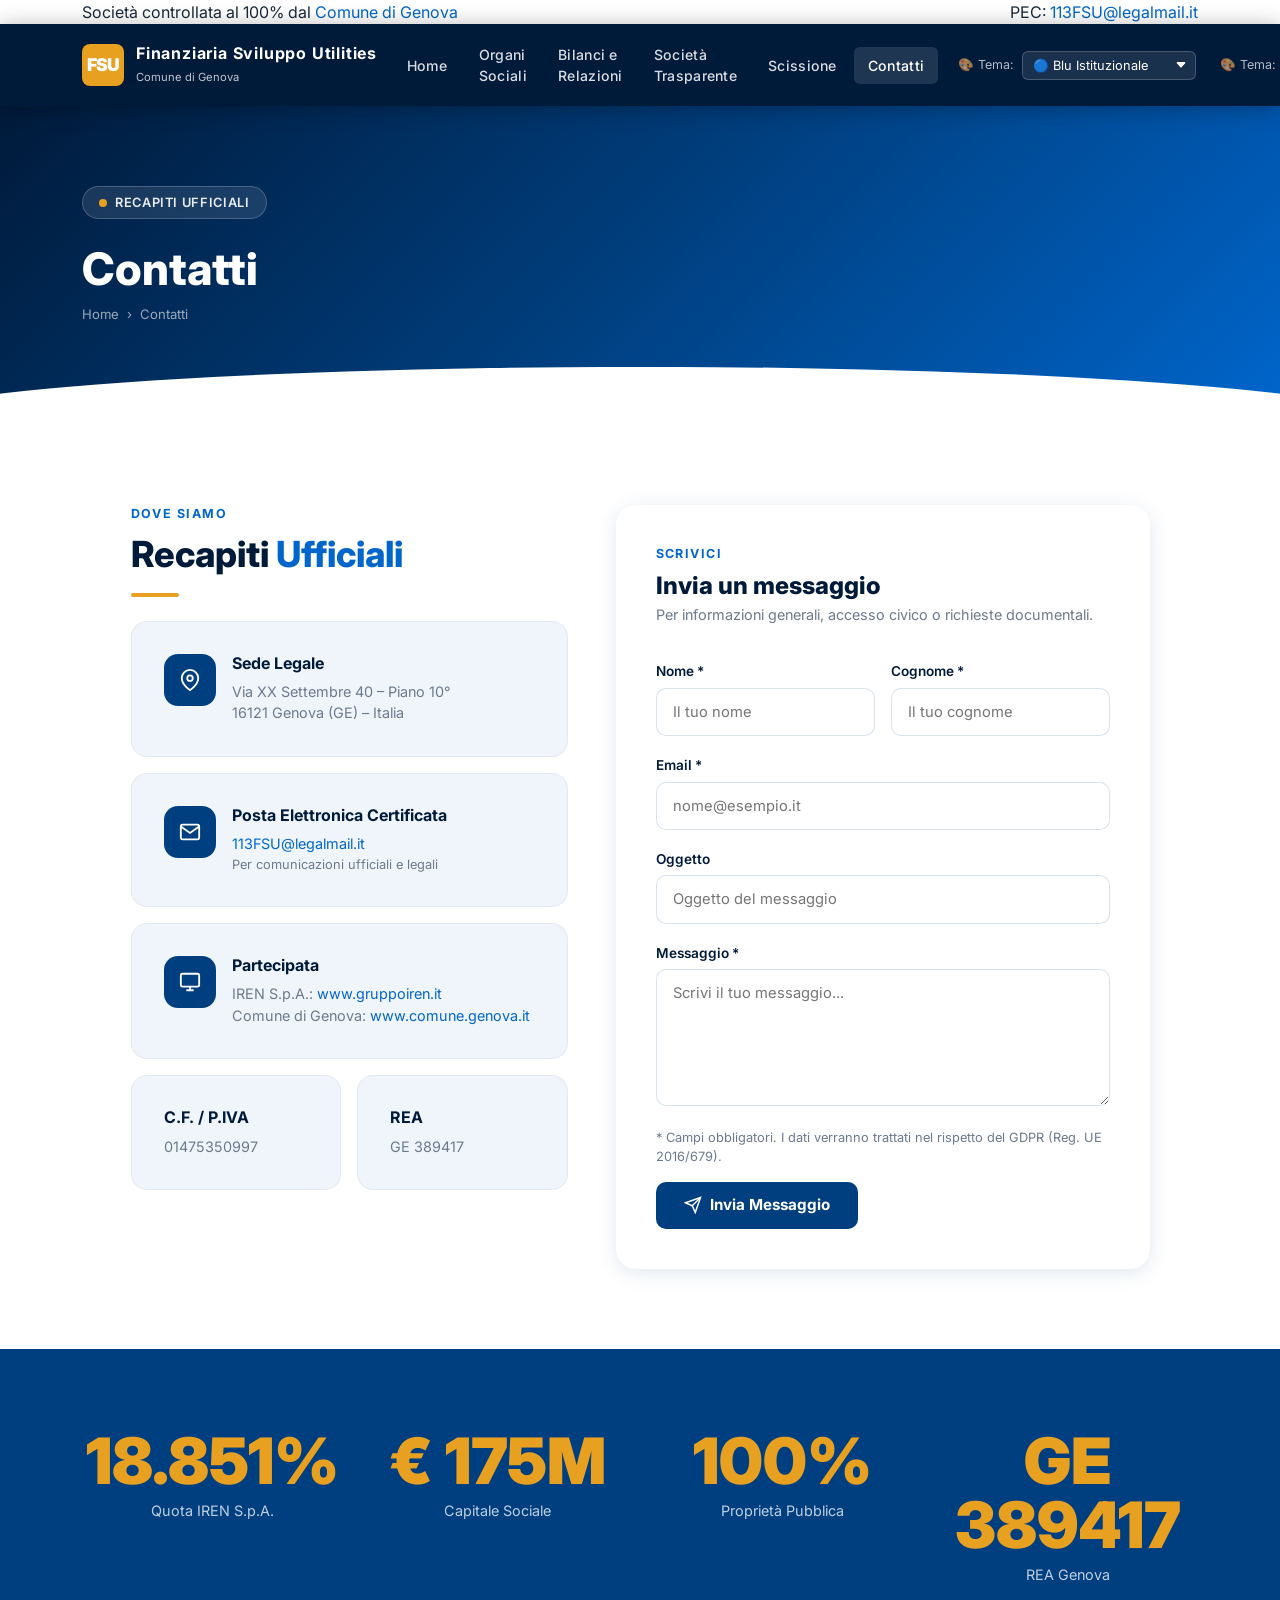
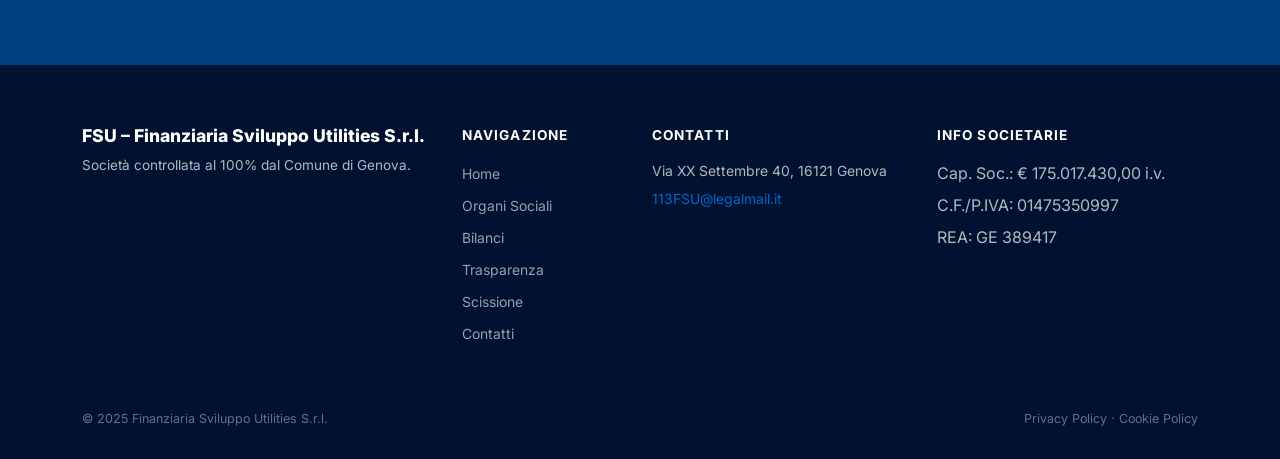
<file: contatti.html>
<!DOCTYPE html>
<html lang="it">
<head>
  <meta charset="UTF-8">
  <meta name="viewport" content="width=device-width, initial-scale=1.0">
  <title>Contatti – FSU Finanziaria Sviluppo Utilities</title>
  <link rel="preconnect" href="https://fonts.googleapis.com">
  <link href="https://fonts.googleapis.com/css2?family=Inter:wght@400;500;600;700;800;900&display=swap" rel="stylesheet">
  <link href="https://cdn.jsdelivr.net/npm/bootstrap@5.3.3/dist/css/bootstrap.min.css" rel="stylesheet">
  <link href="style.css" rel="stylesheet">
</head>
<body>
<div class="fsu-topbar d-none d-md-block">
  <div class="container d-flex justify-content-between align-items-center">
    <span>Società controllata al 100% dal <a href="https://www.comune.genova.it" target="_blank">Comune di Genova</a></span>
    <span>PEC: <a href="mailto:113FSU@legalmail.it">113FSU@legalmail.it</a></span>
  </div>
</div>
<nav class="navbar navbar-expand-lg fsu-navbar sticky-top">
  <div class="container">
    <a class="navbar-brand" href="index.html">
      <div class="brand-logo">FSU</div>
      <div class="brand-text"><strong>Finanziaria Sviluppo Utilities</strong><span>Comune di Genova</span></div>
    </a>
    <button class="navbar-toggler border-0" type="button" data-bs-toggle="collapse" data-bs-target="#navMain">
      <svg width="24" height="24" fill="none" stroke="white" stroke-width="2" viewBox="0 0 24 24"><path d="M3 12h18M3 6h18M3 18h18"/></svg>
    </button>
    <div class="collapse navbar-collapse" id="navMain">
      <ul class="navbar-nav ms-auto align-items-lg-center gap-1">
        <li class="nav-item"><a class="nav-link" href="index.html">Home</a></li>
        <li class="nav-item"><a class="nav-link" href="organi-sociali.html">Organi Sociali</a></li>
        <li class="nav-item"><a class="nav-link" href="bilanci.html">Bilanci e Relazioni</a></li>
        <li class="nav-item"><a class="nav-link" href="trasparenza.html">Società Trasparente</a></li>
        <li class="nav-item"><a class="nav-link" href="scissione.html">Scissione</a></li>
        <li class="nav-item"><a class="nav-link active" href="contatti.html">Contatti</a></li>
      </ul>
      <div class="ms-lg-4 mt-2 mt-lg-0" data-theme-switcher></div>
    </div>
  </div>
</nav>

<section class="page-header">
  <div class="container">
    <div class="fsu-hero-badge"><span class="dot"></span> Recapiti Ufficiali</div>
    <h1>Contatti</h1>
    <div class="breadcrumb-custom">
      <a href="index.html">Home</a><span class="sep">›</span><span>Contatti</span>
    </div>
  </div>
</section>

<section style="padding:80px 0;background:#fff">
  <div class="container">
    <div class="row g-5 justify-content-center">

      <!-- Info box -->
      <div class="col-lg-5 fade-in">
        <div class="section-eyebrow">Dove siamo</div>
        <h2 class="section-title">Recapiti <span>Ufficiali</span></h2>
        <div class="section-divider"></div>

        <div class="row g-3">
          <div class="col-12">
            <div class="info-card d-flex gap-3 align-items-start">
              <div class="info-card-icon flex-shrink-0">
                <svg width="22" height="22" fill="none" stroke="currentColor" stroke-width="2" viewBox="0 0 24 24"><path d="M21 10c0 7-9 13-9 13s-9-6-9-13a9 9 0 0 1 18 0z"/><circle cx="12" cy="10" r="3"/></svg>
              </div>
              <div>
                <h5>Sede Legale</h5>
                <p>Via XX Settembre 40 – Piano 10°<br>16121 Genova (GE) – Italia</p>
              </div>
            </div>
          </div>
          <div class="col-12">
            <div class="info-card d-flex gap-3 align-items-start">
              <div class="info-card-icon flex-shrink-0">
                <svg width="22" height="22" fill="none" stroke="currentColor" stroke-width="2" viewBox="0 0 24 24"><path d="M4 4h16c1.1 0 2 .9 2 2v12c0 1.1-.9 2-2 2H4c-1.1 0-2-.9-2-2V6c0-1.1.9-2 2-2z"/><polyline points="22,6 12,13 2,6"/></svg>
              </div>
              <div>
                <h5>Posta Elettronica Certificata</h5>
                <p><a href="mailto:113FSU@legalmail.it">113FSU@legalmail.it</a></p>
                <p style="font-size:0.8rem;color:var(--fsu-muted)">Per comunicazioni ufficiali e legali</p>
              </div>
            </div>
          </div>
          <div class="col-12">
            <div class="info-card d-flex gap-3 align-items-start">
              <div class="info-card-icon flex-shrink-0">
                <svg width="22" height="22" fill="none" stroke="currentColor" stroke-width="2" viewBox="0 0 24 24"><rect x="2" y="3" width="20" height="14" rx="2"/><path d="M8 21h8M12 17v4"/></svg>
              </div>
              <div>
                <h5>Partecipata</h5>
                <p>IREN S.p.A.: <a href="http://www.gruppoiren.it" target="_blank">www.gruppoiren.it</a></p>
                <p>Comune di Genova: <a href="http://www.comune.genova.it" target="_blank">www.comune.genova.it</a></p>
              </div>
            </div>
          </div>
          <div class="col-6">
            <div class="info-card">
              <h5>C.F. / P.IVA</h5>
              <p>01475350997</p>
            </div>
          </div>
          <div class="col-6">
            <div class="info-card">
              <h5>REA</h5>
              <p>GE 389417</p>
            </div>
          </div>
        </div>
      </div>

      <!-- Modulo contatto -->
      <div class="col-lg-6 fade-in">
        <div class="fsu-contact-card">
          <div class="section-eyebrow">Scrivici</div>
          <h3 style="font-size:1.5rem;font-weight:800;color:var(--fsu-dark);margin-bottom:0.25rem">Invia un messaggio</h3>
          <p style="color:var(--fsu-muted);font-size:0.9rem;margin-bottom:2rem">Per informazioni generali, accesso civico o richieste documentali.</p>

          <form onsubmit="return false;">
            <div class="row g-3">
              <div class="col-md-6">
                <label class="fsu-form-label">Nome *</label>
                <input type="text" class="fsu-form-control w-100" placeholder="Il tuo nome">
              </div>
              <div class="col-md-6">
                <label class="fsu-form-label">Cognome *</label>
                <input type="text" class="fsu-form-control w-100" placeholder="Il tuo cognome">
              </div>
              <div class="col-12">
                <label class="fsu-form-label">Email *</label>
                <input type="email" class="fsu-form-control w-100" placeholder="nome@esempio.it">
              </div>
              <div class="col-12">
                <label class="fsu-form-label">Oggetto</label>
                <input type="text" class="fsu-form-control w-100" placeholder="Oggetto del messaggio">
              </div>
              <div class="col-12">
                <label class="fsu-form-label">Messaggio *</label>
                <textarea class="fsu-form-control w-100" rows="5" placeholder="Scrivi il tuo messaggio..."></textarea>
              </div>
              <div class="col-12">
                <div style="font-size:0.8rem;color:var(--fsu-muted);margin-bottom:1rem">
                  * Campi obbligatori. I dati verranno trattati nel rispetto del GDPR (Reg. UE 2016/679).
                </div>
                <button type="submit" class="btn-fsu">
                  <svg width="18" height="18" fill="none" stroke="currentColor" stroke-width="2" viewBox="0 0 24 24"><line x1="22" y1="2" x2="11" y2="13"/><polygon points="22 2 15 22 11 13 2 9 22 2"/></svg>
                  Invia Messaggio
                </button>
              </div>
            </div>
          </form>
        </div>
      </div>

    </div>
  </div>
</section>

<!-- NUMERI FSU -->
<section class="fsu-numbers">
  <div class="container">
    <div class="row g-4 justify-content-center">
      <div class="col-6 col-md-3">
        <div class="number-item">
          <div class="big-number">18.851%</div>
          <div class="number-label">Quota IREN S.p.A.</div>
        </div>
      </div>
      <div class="col-6 col-md-3">
        <div class="number-item">
          <div class="big-number">€ 175M</div>
          <div class="number-label">Capitale Sociale</div>
        </div>
      </div>
      <div class="col-6 col-md-3">
        <div class="number-item">
          <div class="big-number">100%</div>
          <div class="number-label">Proprietà Pubblica</div>
        </div>
      </div>
      <div class="col-6 col-md-3">
        <div class="number-item">
          <div class="big-number">GE 389417</div>
          <div class="number-label">REA Genova</div>
        </div>
      </div>
    </div>
  </div>
</section>

<footer class="fsu-footer">
  <div class="container">
    <div class="row g-4">
      <div class="col-lg-4"><div class="footer-brand"><h4>FSU – Finanziaria Sviluppo Utilities S.r.l.</h4><p>Società controllata al 100% dal Comune di Genova.</p></div></div>
      <div class="col-lg-2"><div class="footer-heading">Navigazione</div><ul class="footer-links"><li><a href="index.html">Home</a></li><li><a href="organi-sociali.html">Organi Sociali</a></li><li><a href="bilanci.html">Bilanci</a></li><li><a href="trasparenza.html">Trasparenza</a></li><li><a href="scissione.html">Scissione</a></li><li><a href="contatti.html">Contatti</a></li></ul></div>
      <div class="col-lg-3"><div class="footer-heading">Contatti</div><div class="footer-contact"><p>Via XX Settembre 40, 16121 Genova</p><p><a href="mailto:113FSU@legalmail.it">113FSU@legalmail.it</a></p></div></div>
      <div class="col-lg-3"><div class="footer-heading">Info Societarie</div><ul class="footer-links"><li>Cap. Soc.: € 175.017.430,00 i.v.</li><li>C.F./P.IVA: 01475350997</li><li>REA: GE 389417</li></ul></div>
    </div>
    <hr class="footer-divider">
    <div class="footer-bottom d-flex justify-content-between flex-wrap gap-2">
      <span>© 2025 Finanziaria Sviluppo Utilities S.r.l.</span>
      <span><a href="#">Privacy Policy</a> · <a href="#">Cookie Policy</a></span>
    </div>
  </div>
</footer>
<button class="back-to-top" id="back-to-top"><svg width="20" height="20" fill="none" stroke="currentColor" stroke-width="2.5" viewBox="0 0 24 24"><polyline points="18 15 12 9 6 15"/></svg></button>
<script src="https://cdn.jsdelivr.net/npm/bootstrap@5.3.3/dist/js/bootstrap.bundle.min.js"></script>
<script src="theme.js"></script>
</body>
</html>
</file>
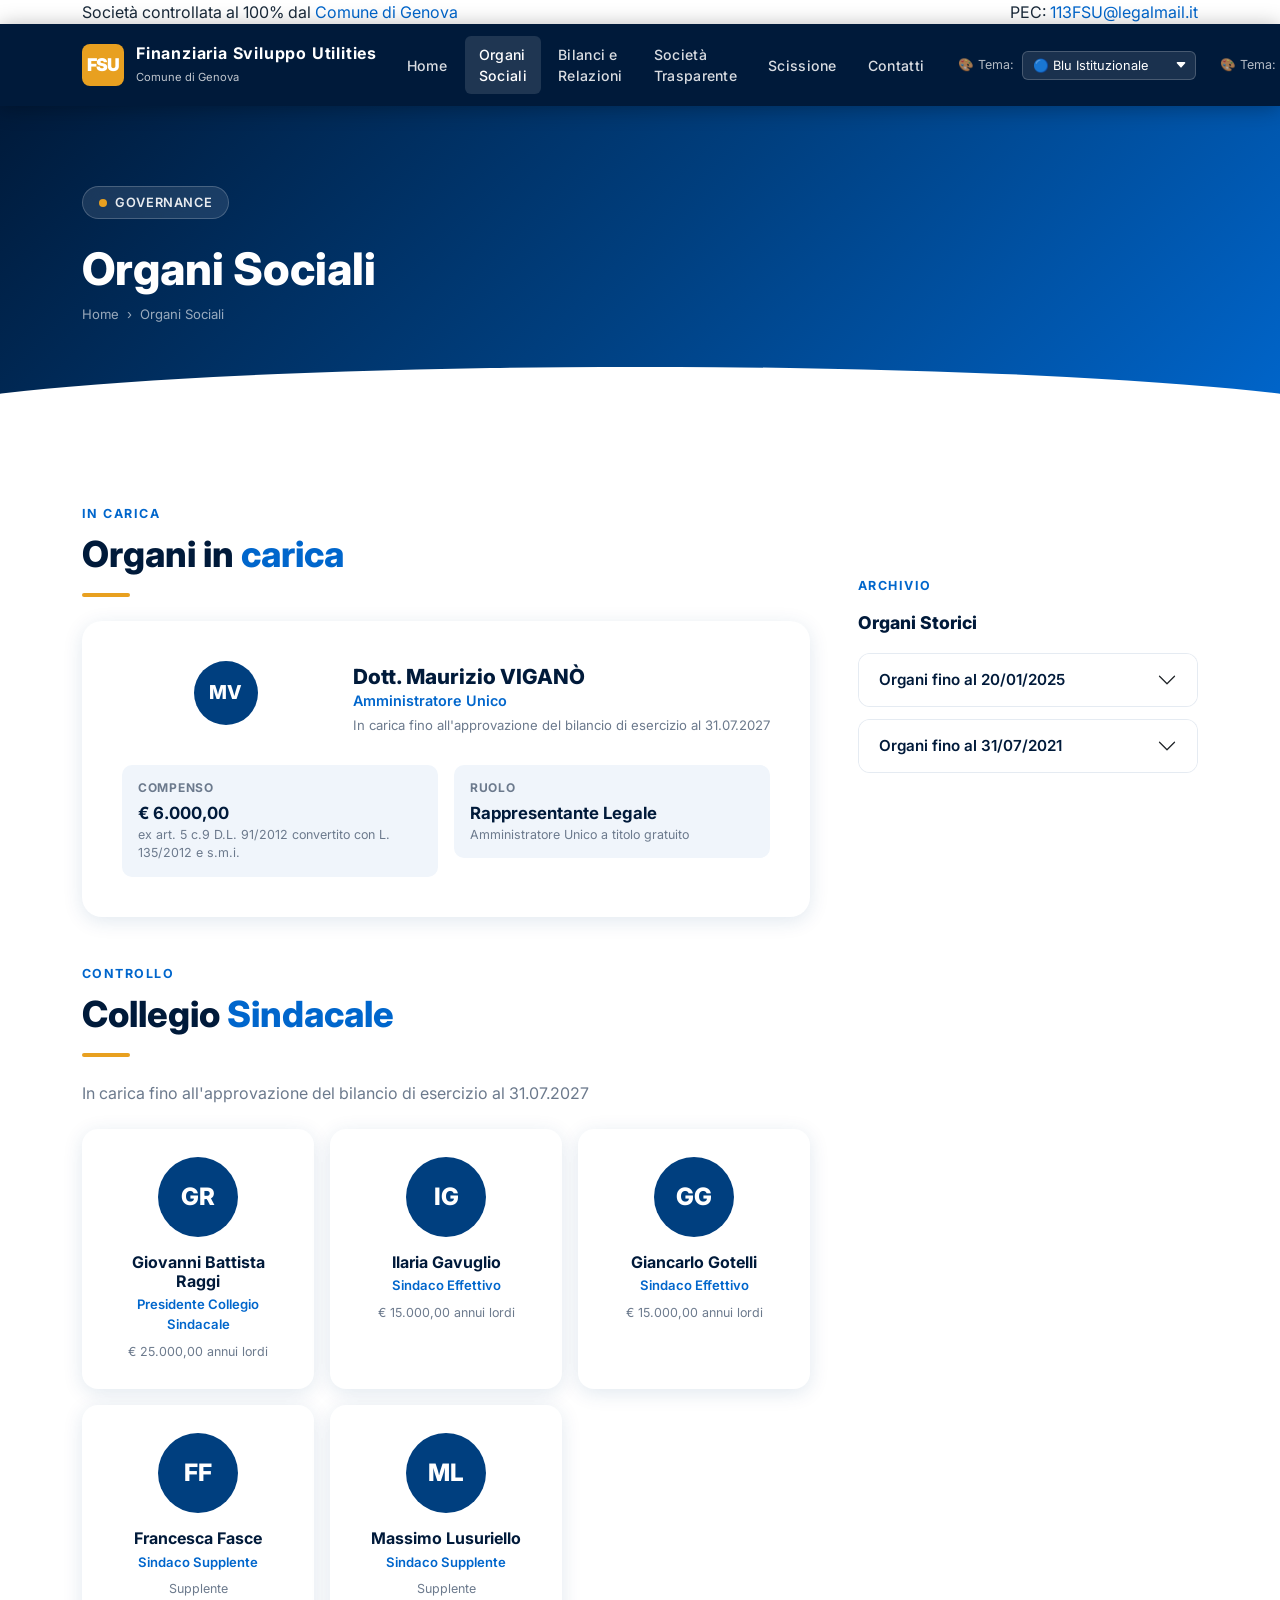
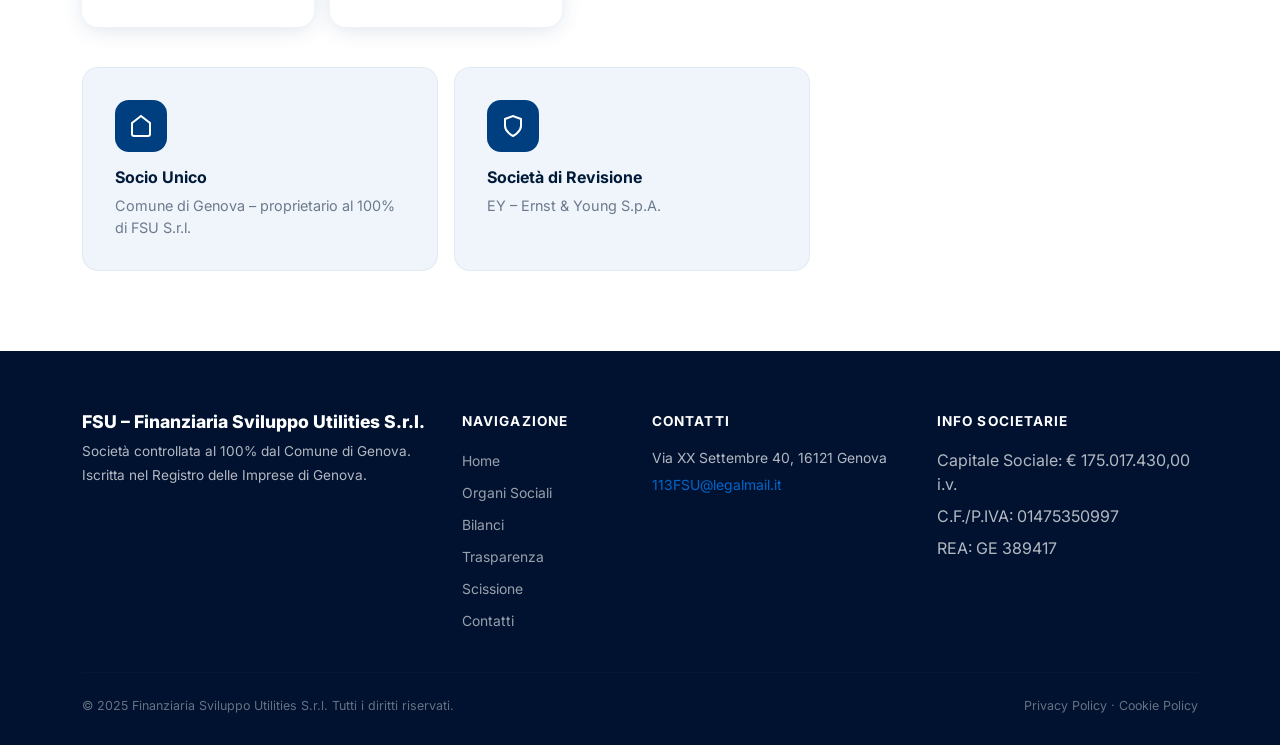
<file: organi-sociali.html>
<!DOCTYPE html>
<html lang="it">
<head>
  <meta charset="UTF-8">
  <meta name="viewport" content="width=device-width, initial-scale=1.0">
  <title>Organi Sociali – FSU Finanziaria Sviluppo Utilities</title>
  <link rel="preconnect" href="https://fonts.googleapis.com">
  <link href="https://fonts.googleapis.com/css2?family=Inter:wght@400;500;600;700;800;900&display=swap" rel="stylesheet">
  <link href="https://cdn.jsdelivr.net/npm/bootstrap@5.3.3/dist/css/bootstrap.min.css" rel="stylesheet">
  <link href="style.css" rel="stylesheet">
</head>
<body>

<!-- TOP BAR -->
<div class="fsu-topbar d-none d-md-block">
  <div class="container d-flex justify-content-between align-items-center">
    <span>Società controllata al 100% dal <a href="https://www.comune.genova.it" target="_blank">Comune di Genova</a></span>
    <span>PEC: <a href="mailto:113FSU@legalmail.it">113FSU@legalmail.it</a></span>
  </div>
</div>

<!-- NAVBAR -->
<nav class="navbar navbar-expand-lg fsu-navbar sticky-top">
  <div class="container">
    <a class="navbar-brand" href="index.html">
      <div class="brand-logo">FSU</div>
      <div class="brand-text">
        <strong>Finanziaria Sviluppo Utilities</strong>
        <span>Comune di Genova</span>
      </div>
    </a>
    <button class="navbar-toggler border-0" type="button" data-bs-toggle="collapse" data-bs-target="#navMain">
      <svg width="24" height="24" fill="none" stroke="white" stroke-width="2" viewBox="0 0 24 24"><path d="M3 12h18M3 6h18M3 18h18"/></svg>
    </button>
    <div class="collapse navbar-collapse" id="navMain">
      <ul class="navbar-nav ms-auto align-items-lg-center gap-1">
        <li class="nav-item"><a class="nav-link" href="index.html">Home</a></li>
        <li class="nav-item"><a class="nav-link active" href="organi-sociali.html">Organi Sociali</a></li>
        <li class="nav-item"><a class="nav-link" href="bilanci.html">Bilanci e Relazioni</a></li>
        <li class="nav-item"><a class="nav-link" href="trasparenza.html">Società Trasparente</a></li>
        <li class="nav-item"><a class="nav-link" href="scissione.html">Scissione</a></li>
        <li class="nav-item"><a class="nav-link" href="contatti.html">Contatti</a></li>
      </ul>
      <div class="ms-lg-4 mt-2 mt-lg-0" data-theme-switcher></div>
    </div>
  </div>
</nav>

<!-- PAGE HEADER -->
<section class="page-header">
  <div class="container">
    <div class="fsu-hero-badge">
      <span class="dot"></span> Governance
    </div>
    <h1>Organi Sociali</h1>
    <div class="breadcrumb-custom">
      <a href="index.html">Home</a>
      <span class="sep">›</span>
      <span>Organi Sociali</span>
    </div>
  </div>
</section>

<!-- AMMINISTRATORE UNICO -->
<section style="padding:80px 0;background:#fff">
  <div class="container">
    <div class="row g-5">
      <div class="col-lg-8">

        <!-- Carica attuale -->
        <div class="section-eyebrow">In carica</div>
        <h2 class="section-title">Organi in <span>carica</span></h2>
        <div class="section-divider"></div>

        <!-- Amministratore Unico -->
        <div class="fsu-contact-card mb-4 fade-in">
          <div class="d-flex align-items-center gap-4 mb-4">
            <div class="person-avatar" style="width:64px;height:64px;font-size:1.2rem;flex-shrink:0">MV</div>
            <div>
              <h3 style="font-size:1.3rem;font-weight:800;color:var(--fsu-dark);margin:0">Dott. Maurizio VIGANÒ</h3>
              <div style="color:var(--fsu-secondary);font-weight:600;font-size:0.9rem">Amministratore Unico</div>
              <div style="font-size:0.82rem;color:var(--fsu-muted);margin-top:4px">In carica fino all'approvazione del bilancio di esercizio al 31.07.2027</div>
            </div>
          </div>
          <div class="row g-3">
            <div class="col-md-6">
              <div style="background:var(--fsu-light);border-radius:10px;padding:14px 16px;transition:background 0.4s">
                <div style="font-size:0.75rem;font-weight:700;color:var(--fsu-muted);letter-spacing:0.06em;text-transform:uppercase;margin-bottom:4px">Compenso</div>
                <div style="font-size:1.05rem;font-weight:700;color:var(--fsu-dark)">€ 6.000,00</div>
                <div style="font-size:0.78rem;color:var(--fsu-muted)">ex art. 5 c.9 D.L. 91/2012 convertito con L. 135/2012 e s.m.i.</div>
              </div>
            </div>
            <div class="col-md-6">
              <div style="background:var(--fsu-light);border-radius:10px;padding:14px 16px;transition:background 0.4s">
                <div style="font-size:0.75rem;font-weight:700;color:var(--fsu-muted);letter-spacing:0.06em;text-transform:uppercase;margin-bottom:4px">Ruolo</div>
                <div style="font-size:1.05rem;font-weight:700;color:var(--fsu-dark)">Rappresentante Legale</div>
                <div style="font-size:0.78rem;color:var(--fsu-muted)">Amministratore Unico a titolo gratuito</div>
              </div>
            </div>
          </div>
        </div>

        <!-- Collegio Sindacale -->
        <div class="section-eyebrow mt-5">Controllo</div>
        <h2 class="section-title">Collegio <span>Sindacale</span></h2>
        <div class="section-divider"></div>
        <p style="color:var(--fsu-muted);margin-bottom:1.5rem">In carica fino all'approvazione del bilancio di esercizio al 31.07.2027</p>

        <div class="row g-3 mb-4">
          <div class="col-md-6 col-lg-4 fade-in">
            <div class="person-card">
              <div class="person-avatar">GR</div>
              <h5>Giovanni Battista Raggi</h5>
              <div class="role">Presidente Collegio Sindacale</div>
              <div class="compensation">€ 25.000,00 annui lordi</div>
            </div>
          </div>
          <div class="col-md-6 col-lg-4 fade-in">
            <div class="person-card">
              <div class="person-avatar">IG</div>
              <h5>Ilaria Gavuglio</h5>
              <div class="role">Sindaco Effettivo</div>
              <div class="compensation">€ 15.000,00 annui lordi</div>
            </div>
          </div>
          <div class="col-md-6 col-lg-4 fade-in">
            <div class="person-card">
              <div class="person-avatar">GG</div>
              <h5>Giancarlo Gotelli</h5>
              <div class="role">Sindaco Effettivo</div>
              <div class="compensation">€ 15.000,00 annui lordi</div>
            </div>
          </div>
          <div class="col-md-6 col-lg-4 fade-in">
            <div class="person-card">
              <div class="person-avatar">FF</div>
              <h5>Francesca Fasce</h5>
              <div class="role">Sindaco Supplente</div>
              <div class="compensation">Supplente</div>
            </div>
          </div>
          <div class="col-md-6 col-lg-4 fade-in">
            <div class="person-card">
              <div class="person-avatar">ML</div>
              <h5>Massimo Lusuriello</h5>
              <div class="role">Sindaco Supplente</div>
              <div class="compensation">Supplente</div>
            </div>
          </div>
        </div>

        <!-- Socio Unico e Revisore -->
        <div class="row g-3 mt-2">
          <div class="col-md-6 fade-in">
            <div class="info-card">
              <div class="info-card-icon">
                <svg width="24" height="24" fill="none" stroke="currentColor" stroke-width="2" viewBox="0 0 24 24"><path d="M3 9l9-7 9 7v11a2 2 0 0 1-2 2H5a2 2 0 0 1-2-2z"/></svg>
              </div>
              <h5>Socio Unico</h5>
              <p>Comune di Genova – proprietario al 100% di FSU S.r.l.</p>
            </div>
          </div>
          <div class="col-md-6 fade-in">
            <div class="info-card">
              <div class="info-card-icon">
                <svg width="24" height="24" fill="none" stroke="currentColor" stroke-width="2" viewBox="0 0 24 24"><path d="M12 22s8-4 8-10V5l-8-3-8 3v7c0 6 8 10 8 10z"/></svg>
              </div>
              <h5>Società di Revisione</h5>
              <p>EY – Ernst &amp; Young S.p.A.</p>
            </div>
          </div>
        </div>

      </div>

      <div class="col-lg-4">
        <!-- Organi storici -->
        <div class="fsu-accordion mt-lg-5 pt-lg-4">
          <div class="section-eyebrow mb-3">Archivio</div>
          <h4 style="font-size:1.1rem;font-weight:800;color:var(--fsu-dark);margin-bottom:1.25rem">Organi Storici</h4>
          <div class="accordion" id="accordionOrgani">
            <div class="accordion-item fsu-accordion">
              <h2 class="accordion-header">
                <button class="accordion-button collapsed" type="button" data-bs-toggle="collapse" data-bs-target="#org1">
                  Organi fino al 20/01/2025
                </button>
              </h2>
              <div id="org1" class="accordion-collapse collapse" data-bs-parent="#accordionOrgani">
                <div class="accordion-body" style="font-size:0.88rem;color:var(--fsu-muted)">
                  <p><strong>Consiglio di Amministrazione</strong></p>
                  <p>Maurizio VIGANÒ – Presidente<br>Chiara Enrica Tuo – Consigliere<br>Andrea Greco – Consigliere</p>
                  <p><strong>Collegio Sindacale</strong></p>
                  <p>Giovanni Battista Raggi – Presidente<br>Ilaria Gavuglio – Sindaco effettivo<br>Giancarlo Gotelli – Sindaco effettivo<br>Francesca Fasce – Supplente<br>Massimo Lusuriello – Supplente</p>
                </div>
              </div>
            </div>
            <div class="accordion-item fsu-accordion">
              <h2 class="accordion-header">
                <button class="accordion-button collapsed" type="button" data-bs-toggle="collapse" data-bs-target="#org2">
                  Organi fino al 31/07/2021
                </button>
              </h2>
              <div id="org2" class="accordion-collapse collapse" data-bs-parent="#accordionOrgani">
                <div class="accordion-body" style="font-size:0.88rem;color:var(--fsu-muted)">
                  <p>Documentazione storica degli organi in carica fino al 31.07.2021. Per informazioni dettagliate contattare la società.</p>
                </div>
              </div>
            </div>
          </div>
        </div>
      </div>
    </div>
  </div>
</section>

<!-- FOOTER -->
<footer class="fsu-footer">
  <div class="container">
    <div class="row g-4">
      <div class="col-lg-4 col-md-6">
        <div class="footer-brand">
          <h4>FSU – Finanziaria Sviluppo Utilities S.r.l.</h4>
          <p>Società controllata al 100% dal Comune di Genova. Iscritta nel Registro delle Imprese di Genova.</p>
        </div>
      </div>
      <div class="col-lg-2 col-md-6">
        <div class="footer-heading">Navigazione</div>
        <ul class="footer-links">
          <li><a href="index.html">Home</a></li>
          <li><a href="organi-sociali.html">Organi Sociali</a></li>
          <li><a href="bilanci.html">Bilanci</a></li>
          <li><a href="trasparenza.html">Trasparenza</a></li>
          <li><a href="scissione.html">Scissione</a></li>
          <li><a href="contatti.html">Contatti</a></li>
        </ul>
      </div>
      <div class="col-lg-3 col-md-6">
        <div class="footer-heading">Contatti</div>
        <div class="footer-contact">
          <p>Via XX Settembre 40, 16121 Genova</p>
          <p><a href="mailto:113FSU@legalmail.it">113FSU@legalmail.it</a></p>
        </div>
      </div>
      <div class="col-lg-3 col-md-6">
        <div class="footer-heading">Info Societarie</div>
        <ul class="footer-links">
          <li>Capitale Sociale: € 175.017.430,00 i.v.</li>
          <li>C.F./P.IVA: 01475350997</li>
          <li>REA: GE 389417</li>
        </ul>
      </div>
    </div>
    <hr class="footer-divider">
    <div class="footer-bottom d-flex justify-content-between flex-wrap gap-2">
      <span>© 2025 Finanziaria Sviluppo Utilities S.r.l. Tutti i diritti riservati.</span>
      <span><a href="#">Privacy Policy</a> · <a href="#">Cookie Policy</a></span>
    </div>
  </div>
</footer>

<button class="back-to-top" id="back-to-top" aria-label="Torna in cima">
  <svg width="20" height="20" fill="none" stroke="currentColor" stroke-width="2.5" viewBox="0 0 24 24"><polyline points="18 15 12 9 6 15"/></svg>
</button>

<script src="https://cdn.jsdelivr.net/npm/bootstrap@5.3.3/dist/js/bootstrap.bundle.min.js"></script>
<script src="theme.js"></script>
</body>
</html>
</file>
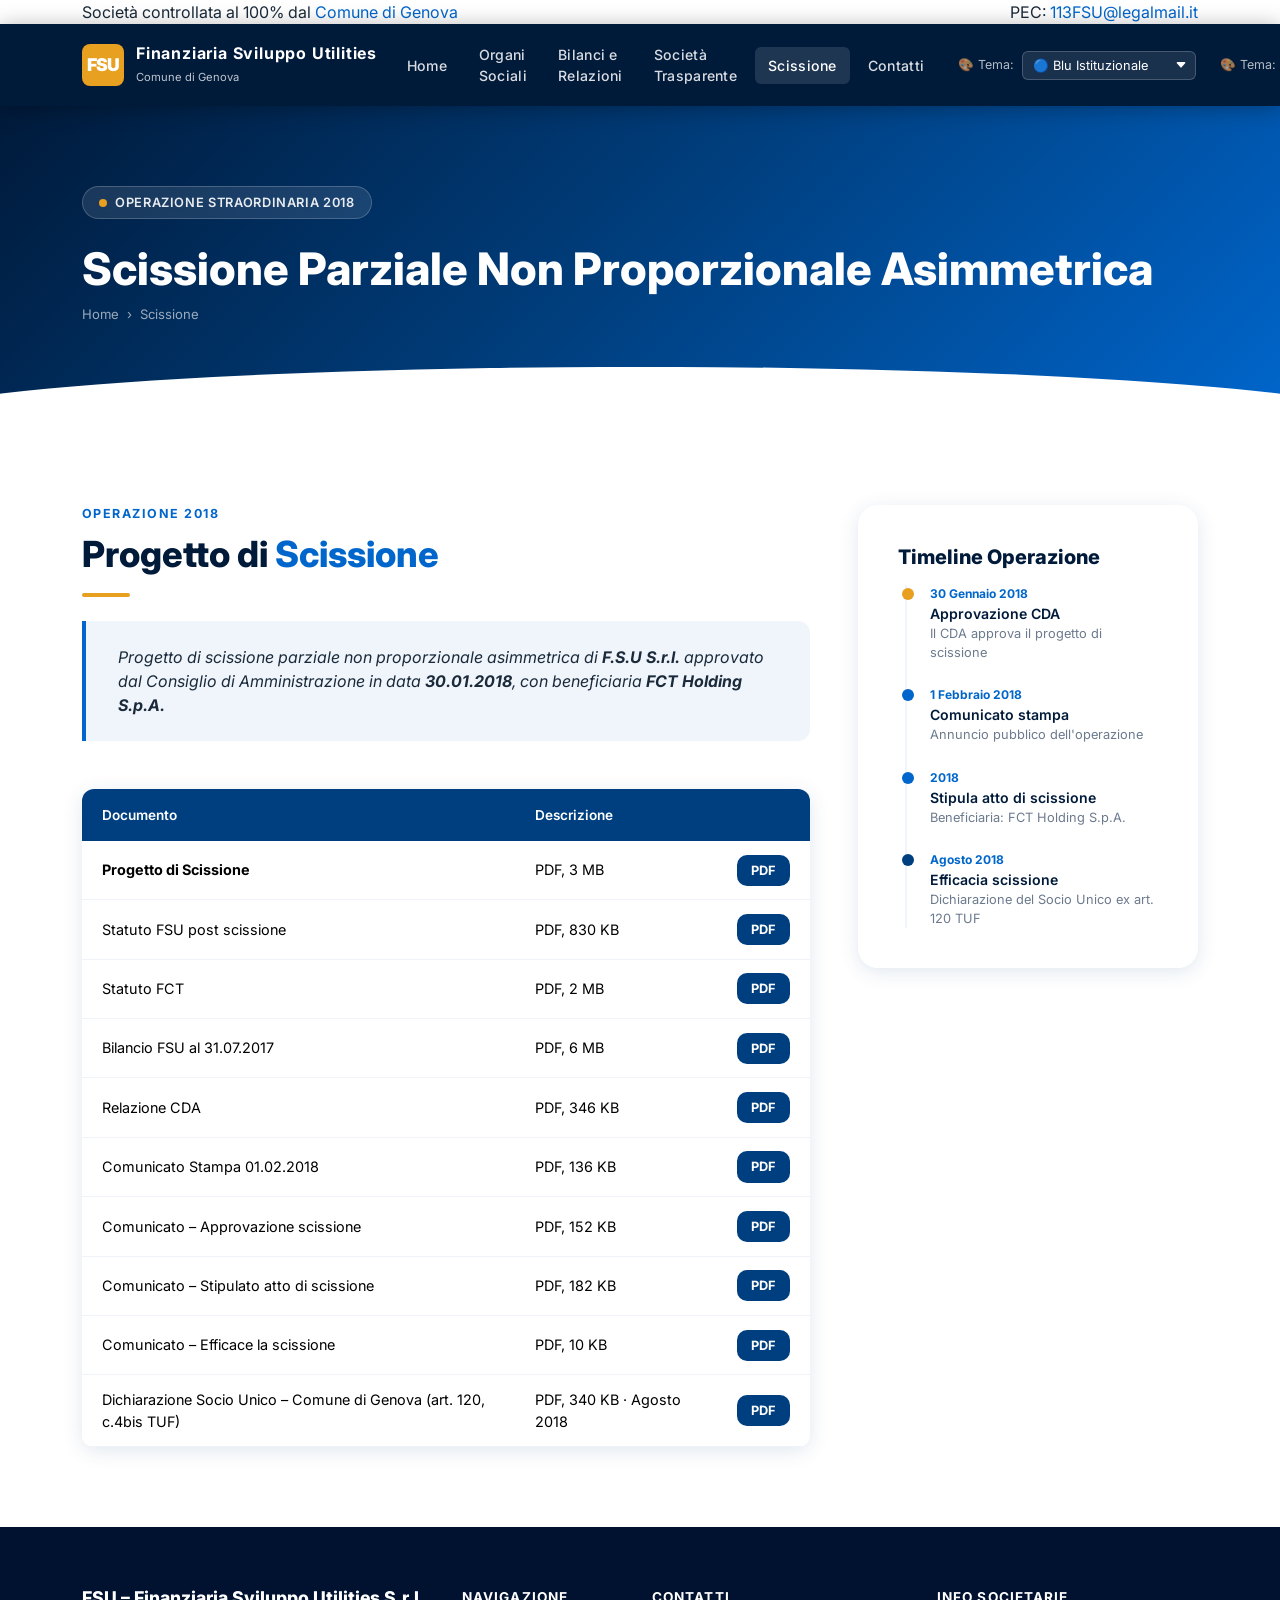
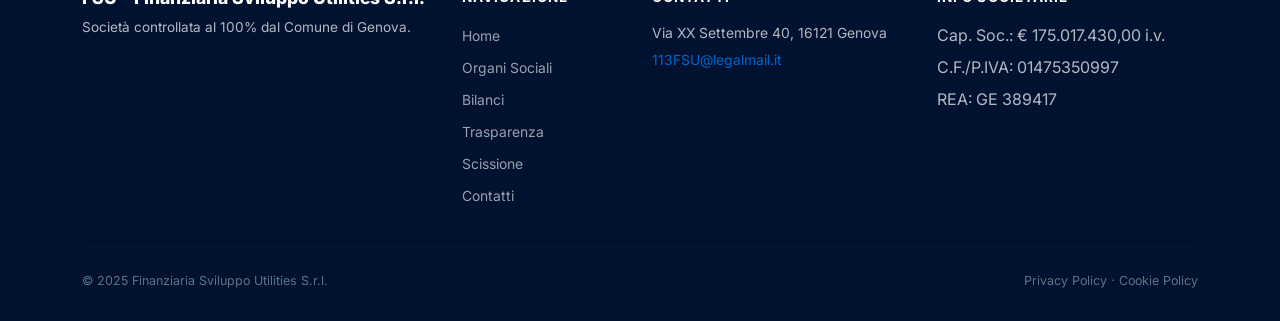
<file: scissione.html>
<!DOCTYPE html>
<html lang="it">
<head>
  <meta charset="UTF-8">
  <meta name="viewport" content="width=device-width, initial-scale=1.0">
  <title>Scissione – FSU Finanziaria Sviluppo Utilities</title>
  <link rel="preconnect" href="https://fonts.googleapis.com">
  <link href="https://fonts.googleapis.com/css2?family=Inter:wght@400;500;600;700;800;900&display=swap" rel="stylesheet">
  <link href="https://cdn.jsdelivr.net/npm/bootstrap@5.3.3/dist/css/bootstrap.min.css" rel="stylesheet">
  <link href="style.css" rel="stylesheet">
</head>
<body>
<div class="fsu-topbar d-none d-md-block">
  <div class="container d-flex justify-content-between align-items-center">
    <span>Società controllata al 100% dal <a href="https://www.comune.genova.it" target="_blank">Comune di Genova</a></span>
    <span>PEC: <a href="mailto:113FSU@legalmail.it">113FSU@legalmail.it</a></span>
  </div>
</div>
<nav class="navbar navbar-expand-lg fsu-navbar sticky-top">
  <div class="container">
    <a class="navbar-brand" href="index.html">
      <div class="brand-logo">FSU</div>
      <div class="brand-text"><strong>Finanziaria Sviluppo Utilities</strong><span>Comune di Genova</span></div>
    </a>
    <button class="navbar-toggler border-0" type="button" data-bs-toggle="collapse" data-bs-target="#navMain">
      <svg width="24" height="24" fill="none" stroke="white" stroke-width="2" viewBox="0 0 24 24"><path d="M3 12h18M3 6h18M3 18h18"/></svg>
    </button>
    <div class="collapse navbar-collapse" id="navMain">
      <ul class="navbar-nav ms-auto align-items-lg-center gap-1">
        <li class="nav-item"><a class="nav-link" href="index.html">Home</a></li>
        <li class="nav-item"><a class="nav-link" href="organi-sociali.html">Organi Sociali</a></li>
        <li class="nav-item"><a class="nav-link" href="bilanci.html">Bilanci e Relazioni</a></li>
        <li class="nav-item"><a class="nav-link" href="trasparenza.html">Società Trasparente</a></li>
        <li class="nav-item"><a class="nav-link active" href="scissione.html">Scissione</a></li>
        <li class="nav-item"><a class="nav-link" href="contatti.html">Contatti</a></li>
      </ul>
      <div class="ms-lg-4 mt-2 mt-lg-0" data-theme-switcher></div>
    </div>
  </div>
</nav>

<section class="page-header">
  <div class="container">
    <div class="fsu-hero-badge"><span class="dot"></span> Operazione Straordinaria 2018</div>
    <h1>Scissione Parziale Non Proporzionale Asimmetrica</h1>
    <div class="breadcrumb-custom">
      <a href="index.html">Home</a><span class="sep">›</span><span>Scissione</span>
    </div>
  </div>
</section>

<section style="padding:80px 0;background:#fff">
  <div class="container">
    <div class="row g-5">
      <div class="col-lg-8">
        <div class="section-eyebrow">Operazione 2018</div>
        <h2 class="section-title">Progetto di <span>Scissione</span></h2>
        <div class="section-divider"></div>
        <div class="mission-highlight mb-5 fade-in">
          <p>Progetto di scissione parziale non proporzionale asimmetrica di <strong>F.S.U S.r.l.</strong> approvato dal Consiglio di Amministrazione in data <strong>30.01.2018</strong>, con beneficiaria <strong>FCT Holding S.p.A.</strong></p>
        </div>

        <div class="fsu-table fade-in">
          <table class="table mb-0">
            <thead>
              <tr><th>Documento</th><th>Descrizione</th><th></th></tr>
            </thead>
            <tbody>
              <tr><td><strong>Progetto di Scissione</strong></td><td>PDF, 3 MB</td><td><a href="#" class="btn-fsu" style="padding:6px 14px;font-size:0.8rem" onclick="return false">PDF</a></td></tr>
              <tr><td>Statuto FSU post scissione</td><td>PDF, 830 KB</td><td><a href="#" class="btn-fsu" style="padding:6px 14px;font-size:0.8rem" onclick="return false">PDF</a></td></tr>
              <tr><td>Statuto FCT</td><td>PDF, 2 MB</td><td><a href="#" class="btn-fsu" style="padding:6px 14px;font-size:0.8rem" onclick="return false">PDF</a></td></tr>
              <tr><td>Bilancio FSU al 31.07.2017</td><td>PDF, 6 MB</td><td><a href="#" class="btn-fsu" style="padding:6px 14px;font-size:0.8rem" onclick="return false">PDF</a></td></tr>
              <tr><td>Relazione CDA</td><td>PDF, 346 KB</td><td><a href="#" class="btn-fsu" style="padding:6px 14px;font-size:0.8rem" onclick="return false">PDF</a></td></tr>
              <tr><td>Comunicato Stampa 01.02.2018</td><td>PDF, 136 KB</td><td><a href="#" class="btn-fsu" style="padding:6px 14px;font-size:0.8rem" onclick="return false">PDF</a></td></tr>
              <tr><td>Comunicato – Approvazione scissione</td><td>PDF, 152 KB</td><td><a href="#" class="btn-fsu" style="padding:6px 14px;font-size:0.8rem" onclick="return false">PDF</a></td></tr>
              <tr><td>Comunicato – Stipulato atto di scissione</td><td>PDF, 182 KB</td><td><a href="#" class="btn-fsu" style="padding:6px 14px;font-size:0.8rem" onclick="return false">PDF</a></td></tr>
              <tr><td>Comunicato – Efficace la scissione</td><td>PDF, 10 KB</td><td><a href="#" class="btn-fsu" style="padding:6px 14px;font-size:0.8rem" onclick="return false">PDF</a></td></tr>
              <tr><td>Dichiarazione Socio Unico – Comune di Genova (art. 120, c.4bis TUF)</td><td>PDF, 340 KB · Agosto 2018</td><td><a href="#" class="btn-fsu" style="padding:6px 14px;font-size:0.8rem" onclick="return false">PDF</a></td></tr>
            </tbody>
          </table>
        </div>
      </div>

      <div class="col-lg-4 fade-in">
        <div class="fsu-contact-card">
          <h5 style="font-weight:800;color:var(--fsu-dark);margin-bottom:1rem">Timeline Operazione</h5>
          <div style="position:relative;padding-left:2rem">
            <div style="position:absolute;left:7px;top:0;bottom:0;width:2px;background:var(--fsu-light)"></div>
            <div style="margin-bottom:1.5rem;position:relative">
              <div style="position:absolute;left:-1.75rem;top:3px;width:12px;height:12px;border-radius:50%;background:var(--fsu-accent)"></div>
              <div style="font-size:0.75rem;color:var(--fsu-secondary);font-weight:700">30 Gennaio 2018</div>
              <div style="font-size:0.88rem;color:var(--fsu-dark);font-weight:600">Approvazione CDA</div>
              <div style="font-size:0.8rem;color:var(--fsu-muted)">Il CDA approva il progetto di scissione</div>
            </div>
            <div style="margin-bottom:1.5rem;position:relative">
              <div style="position:absolute;left:-1.75rem;top:3px;width:12px;height:12px;border-radius:50%;background:var(--fsu-secondary)"></div>
              <div style="font-size:0.75rem;color:var(--fsu-secondary);font-weight:700">1 Febbraio 2018</div>
              <div style="font-size:0.88rem;color:var(--fsu-dark);font-weight:600">Comunicato stampa</div>
              <div style="font-size:0.8rem;color:var(--fsu-muted)">Annuncio pubblico dell'operazione</div>
            </div>
            <div style="margin-bottom:1.5rem;position:relative">
              <div style="position:absolute;left:-1.75rem;top:3px;width:12px;height:12px;border-radius:50%;background:var(--fsu-secondary)"></div>
              <div style="font-size:0.75rem;color:var(--fsu-secondary);font-weight:700">2018</div>
              <div style="font-size:0.88rem;color:var(--fsu-dark);font-weight:600">Stipula atto di scissione</div>
              <div style="font-size:0.8rem;color:var(--fsu-muted)">Beneficiaria: FCT Holding S.p.A.</div>
            </div>
            <div style="position:relative">
              <div style="position:absolute;left:-1.75rem;top:3px;width:12px;height:12px;border-radius:50%;background:var(--fsu-primary)"></div>
              <div style="font-size:0.75rem;color:var(--fsu-secondary);font-weight:700">Agosto 2018</div>
              <div style="font-size:0.88rem;color:var(--fsu-dark);font-weight:600">Efficacia scissione</div>
              <div style="font-size:0.8rem;color:var(--fsu-muted)">Dichiarazione del Socio Unico ex art. 120 TUF</div>
            </div>
          </div>
        </div>
      </div>
    </div>
  </div>
</section>

<footer class="fsu-footer">
  <div class="container">
    <div class="row g-4">
      <div class="col-lg-4"><div class="footer-brand"><h4>FSU – Finanziaria Sviluppo Utilities S.r.l.</h4><p>Società controllata al 100% dal Comune di Genova.</p></div></div>
      <div class="col-lg-2"><div class="footer-heading">Navigazione</div><ul class="footer-links"><li><a href="index.html">Home</a></li><li><a href="organi-sociali.html">Organi Sociali</a></li><li><a href="bilanci.html">Bilanci</a></li><li><a href="trasparenza.html">Trasparenza</a></li><li><a href="scissione.html">Scissione</a></li><li><a href="contatti.html">Contatti</a></li></ul></div>
      <div class="col-lg-3"><div class="footer-heading">Contatti</div><div class="footer-contact"><p>Via XX Settembre 40, 16121 Genova</p><p><a href="mailto:113FSU@legalmail.it">113FSU@legalmail.it</a></p></div></div>
      <div class="col-lg-3"><div class="footer-heading">Info Societarie</div><ul class="footer-links"><li>Cap. Soc.: € 175.017.430,00 i.v.</li><li>C.F./P.IVA: 01475350997</li><li>REA: GE 389417</li></ul></div>
    </div>
    <hr class="footer-divider">
    <div class="footer-bottom d-flex justify-content-between flex-wrap gap-2">
      <span>© 2025 Finanziaria Sviluppo Utilities S.r.l.</span>
      <span><a href="#">Privacy Policy</a> · <a href="#">Cookie Policy</a></span>
    </div>
  </div>
</footer>
<button class="back-to-top" id="back-to-top"><svg width="20" height="20" fill="none" stroke="currentColor" stroke-width="2.5" viewBox="0 0 24 24"><polyline points="18 15 12 9 6 15"/></svg></button>
<script src="https://cdn.jsdelivr.net/npm/bootstrap@5.3.3/dist/js/bootstrap.bundle.min.js"></script>
<script src="theme.js"></script>
</body>
</html>
</file>
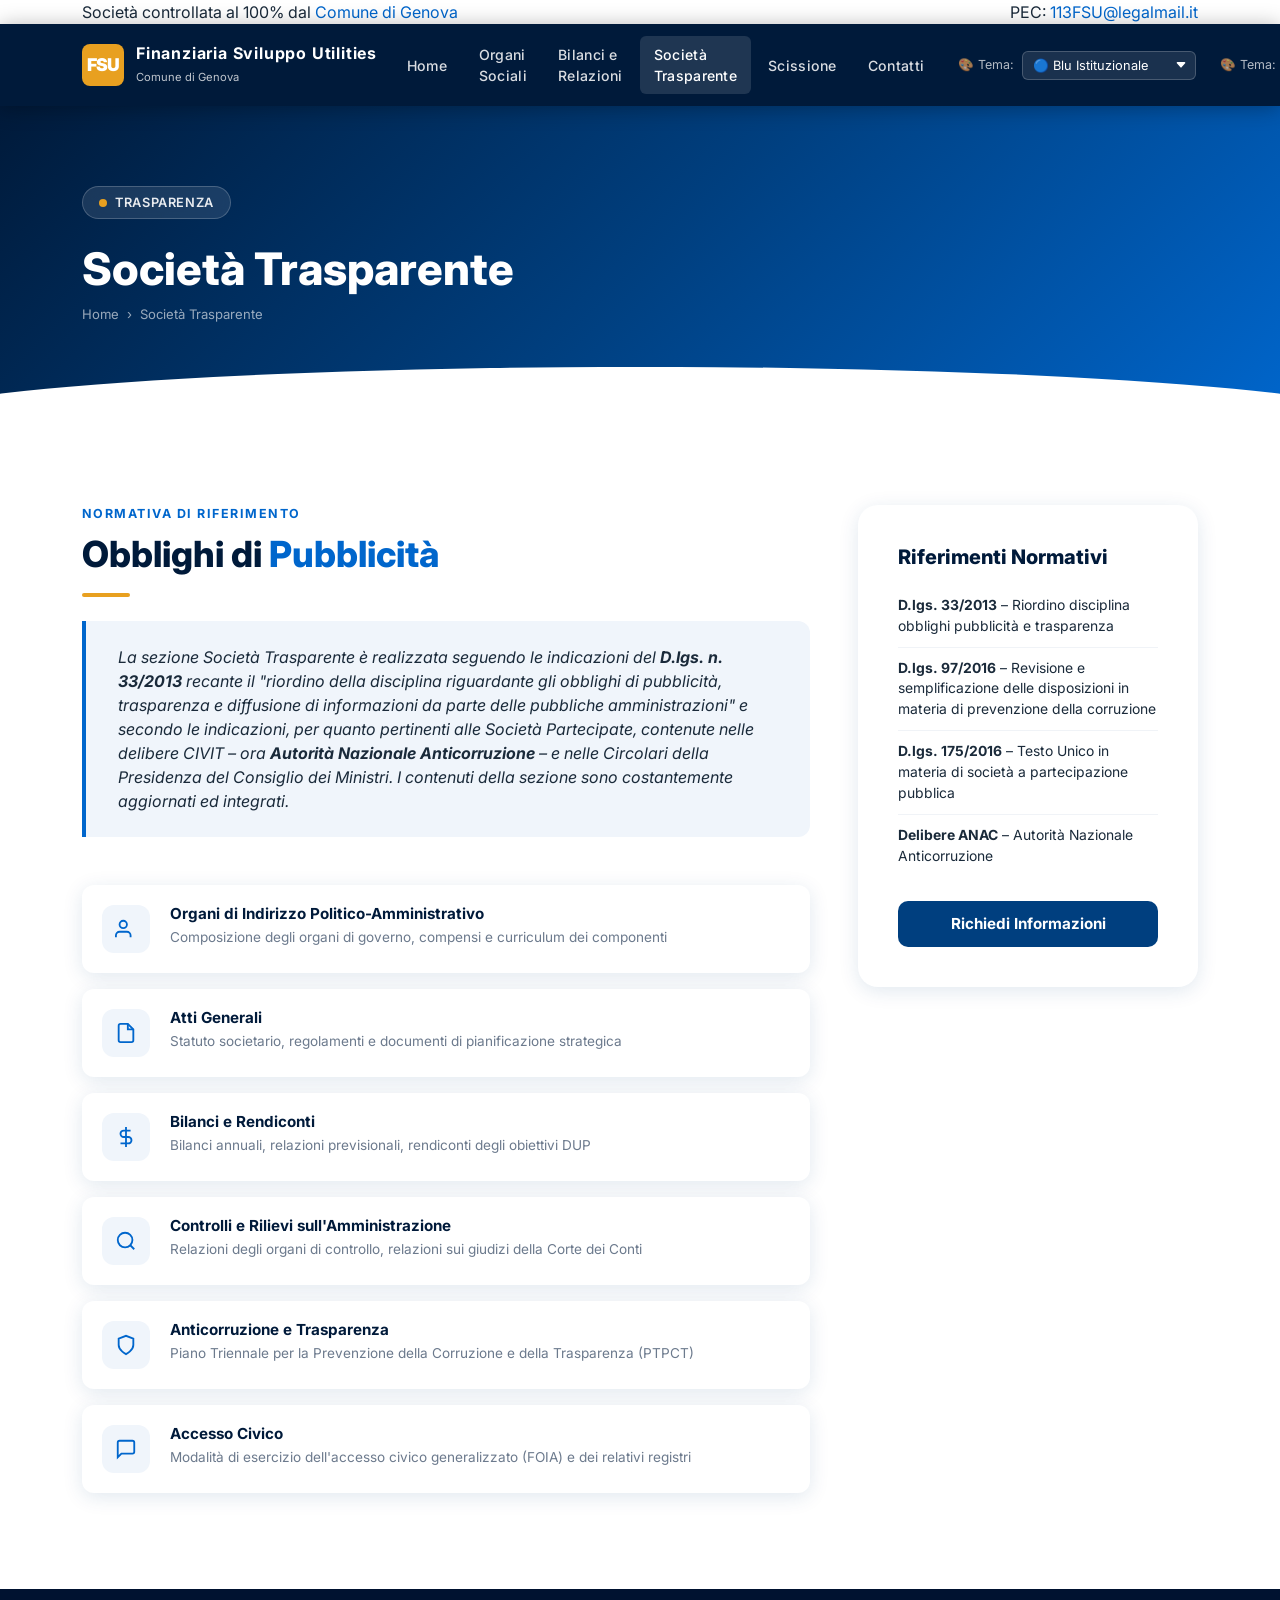
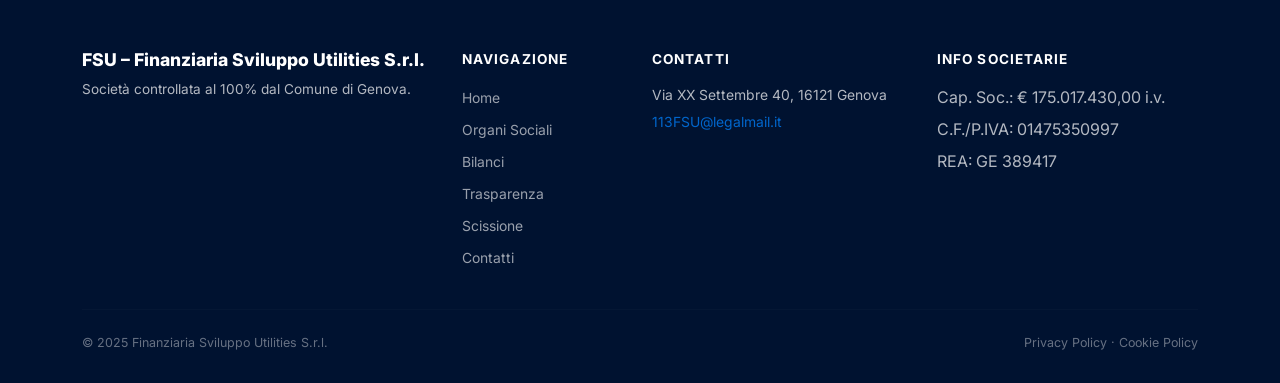
<file: trasparenza.html>
<!DOCTYPE html>
<html lang="it">
<head>
  <meta charset="UTF-8">
  <meta name="viewport" content="width=device-width, initial-scale=1.0">
  <title>Società Trasparente – FSU Finanziaria Sviluppo Utilities</title>
  <link rel="preconnect" href="https://fonts.googleapis.com">
  <link href="https://fonts.googleapis.com/css2?family=Inter:wght@400;500;600;700;800;900&display=swap" rel="stylesheet">
  <link href="https://cdn.jsdelivr.net/npm/bootstrap@5.3.3/dist/css/bootstrap.min.css" rel="stylesheet">
  <link href="style.css" rel="stylesheet">
</head>
<body>

<div class="fsu-topbar d-none d-md-block">
  <div class="container d-flex justify-content-between align-items-center">
    <span>Società controllata al 100% dal <a href="https://www.comune.genova.it" target="_blank">Comune di Genova</a></span>
    <span>PEC: <a href="mailto:113FSU@legalmail.it">113FSU@legalmail.it</a></span>
  </div>
</div>

<nav class="navbar navbar-expand-lg fsu-navbar sticky-top">
  <div class="container">
    <a class="navbar-brand" href="index.html">
      <div class="brand-logo">FSU</div>
      <div class="brand-text">
        <strong>Finanziaria Sviluppo Utilities</strong>
        <span>Comune di Genova</span>
      </div>
    </a>
    <button class="navbar-toggler border-0" type="button" data-bs-toggle="collapse" data-bs-target="#navMain">
      <svg width="24" height="24" fill="none" stroke="white" stroke-width="2" viewBox="0 0 24 24"><path d="M3 12h18M3 6h18M3 18h18"/></svg>
    </button>
    <div class="collapse navbar-collapse" id="navMain">
      <ul class="navbar-nav ms-auto align-items-lg-center gap-1">
        <li class="nav-item"><a class="nav-link" href="index.html">Home</a></li>
        <li class="nav-item"><a class="nav-link" href="organi-sociali.html">Organi Sociali</a></li>
        <li class="nav-item"><a class="nav-link" href="bilanci.html">Bilanci e Relazioni</a></li>
        <li class="nav-item"><a class="nav-link active" href="trasparenza.html">Società Trasparente</a></li>
        <li class="nav-item"><a class="nav-link" href="scissione.html">Scissione</a></li>
        <li class="nav-item"><a class="nav-link" href="contatti.html">Contatti</a></li>
      </ul>
      <div class="ms-lg-4 mt-2 mt-lg-0" data-theme-switcher></div>
    </div>
  </div>
</nav>

<section class="page-header">
  <div class="container">
    <div class="fsu-hero-badge"><span class="dot"></span> Trasparenza</div>
    <h1>Società Trasparente</h1>
    <div class="breadcrumb-custom">
      <a href="index.html">Home</a><span class="sep">›</span><span>Società Trasparente</span>
    </div>
  </div>
</section>

<section style="padding:80px 0;background:#fff">
  <div class="container">
    <div class="row g-5">
      <div class="col-lg-8">
        <div class="section-eyebrow">Normativa di riferimento</div>
        <h2 class="section-title">Obblighi di <span>Pubblicità</span></h2>
        <div class="section-divider"></div>
        <div class="mission-highlight mb-5 fade-in">
          <p>La sezione Società Trasparente è realizzata seguendo le indicazioni del <strong>D.lgs. n. 33/2013</strong> recante il "riordino della disciplina riguardante gli obblighi di pubblicità, trasparenza e diffusione di informazioni da parte delle pubbliche amministrazioni" e secondo le indicazioni, per quanto pertinenti alle Società Partecipate, contenute nelle delibere CIVIT – ora <strong>Autorità Nazionale Anticorruzione</strong> – e nelle Circolari della Presidenza del Consiglio dei Ministri. I contenuti della sezione sono costantemente aggiornati ed integrati.</p>
        </div>

        <div class="transparency-item fade-in">
          <div class="transparency-icon">
            <svg width="22" height="22" fill="none" stroke="currentColor" stroke-width="2" viewBox="0 0 24 24"><path d="M17 21v-2a4 4 0 0 0-4-4H5a4 4 0 0 0-4 4v2"/><circle cx="9" cy="7" r="4"/></svg>
          </div>
          <div>
            <h6>Organi di Indirizzo Politico-Amministrativo</h6>
            <p>Composizione degli organi di governo, compensi e curriculum dei componenti</p>
          </div>
        </div>
        <div class="transparency-item fade-in">
          <div class="transparency-icon">
            <svg width="22" height="22" fill="none" stroke="currentColor" stroke-width="2" viewBox="0 0 24 24"><path d="M14 2H6a2 2 0 0 0-2 2v16a2 2 0 0 0 2 2h12a2 2 0 0 0 2-2V8z"/><polyline points="14 2 14 8 20 8"/></svg>
          </div>
          <div>
            <h6>Atti Generali</h6>
            <p>Statuto societario, regolamenti e documenti di pianificazione strategica</p>
          </div>
        </div>
        <div class="transparency-item fade-in">
          <div class="transparency-icon">
            <svg width="22" height="22" fill="none" stroke="currentColor" stroke-width="2" viewBox="0 0 24 24"><line x1="12" y1="1" x2="12" y2="23"/><path d="M17 5H9.5a3.5 3.5 0 0 0 0 7h5a3.5 3.5 0 0 1 0 7H6"/></svg>
          </div>
          <div>
            <h6>Bilanci e Rendiconti</h6>
            <p>Bilanci annuali, relazioni previsionali, rendiconti degli obiettivi DUP</p>
          </div>
        </div>
        <div class="transparency-item fade-in">
          <div class="transparency-icon">
            <svg width="22" height="22" fill="none" stroke="currentColor" stroke-width="2" viewBox="0 0 24 24"><circle cx="11" cy="11" r="8"/><line x1="21" y1="21" x2="16.65" y2="16.65"/></svg>
          </div>
          <div>
            <h6>Controlli e Rilievi sull'Amministrazione</h6>
            <p>Relazioni degli organi di controllo, relazioni sui giudizi della Corte dei Conti</p>
          </div>
        </div>
        <div class="transparency-item fade-in">
          <div class="transparency-icon">
            <svg width="22" height="22" fill="none" stroke="currentColor" stroke-width="2" viewBox="0 0 24 24"><path d="M12 22s8-4 8-10V5l-8-3-8 3v7c0 6 8 10 8 10z"/></svg>
          </div>
          <div>
            <h6>Anticorruzione e Trasparenza</h6>
            <p>Piano Triennale per la Prevenzione della Corruzione e della Trasparenza (PTPCT)</p>
          </div>
        </div>
        <div class="transparency-item fade-in">
          <div class="transparency-icon">
            <svg width="22" height="22" fill="none" stroke="currentColor" stroke-width="2" viewBox="0 0 24 24"><path d="M21 15a2 2 0 0 1-2 2H7l-4 4V5a2 2 0 0 1 2-2h14a2 2 0 0 1 2 2z"/></svg>
          </div>
          <div>
            <h6>Accesso Civico</h6>
            <p>Modalità di esercizio dell'accesso civico generalizzato (FOIA) e dei relativi registri</p>
          </div>
        </div>
      </div>

      <div class="col-lg-4 fade-in">
        <div class="fsu-contact-card">
          <h5 style="font-weight:800;color:var(--fsu-dark);margin-bottom:1rem">Riferimenti Normativi</h5>
          <ul style="list-style:none;padding:0;margin:0">
            <li style="padding:10px 0;border-bottom:1px solid rgba(0,63,127,0.06);font-size:0.87rem;color:var(--fsu-text)"><strong>D.lgs. 33/2013</strong> – Riordino disciplina obblighi pubblicità e trasparenza</li>
            <li style="padding:10px 0;border-bottom:1px solid rgba(0,63,127,0.06);font-size:0.87rem;color:var(--fsu-text)"><strong>D.lgs. 97/2016</strong> – Revisione e semplificazione delle disposizioni in materia di prevenzione della corruzione</li>
            <li style="padding:10px 0;border-bottom:1px solid rgba(0,63,127,0.06);font-size:0.87rem;color:var(--fsu-text)"><strong>D.lgs. 175/2016</strong> – Testo Unico in materia di società a partecipazione pubblica</li>
            <li style="padding:10px 0;font-size:0.87rem;color:var(--fsu-text)"><strong>Delibere ANAC</strong> – Autorità Nazionale Anticorruzione</li>
          </ul>
          <div class="mt-4">
            <a href="contatti.html" class="btn-fsu w-100 justify-content-center">Richiedi Informazioni</a>
          </div>
        </div>
      </div>
    </div>
  </div>
</section>

<footer class="fsu-footer">
  <div class="container">
    <div class="row g-4">
      <div class="col-lg-4"><div class="footer-brand"><h4>FSU – Finanziaria Sviluppo Utilities S.r.l.</h4><p>Società controllata al 100% dal Comune di Genova.</p></div></div>
      <div class="col-lg-2"><div class="footer-heading">Navigazione</div><ul class="footer-links"><li><a href="index.html">Home</a></li><li><a href="organi-sociali.html">Organi Sociali</a></li><li><a href="bilanci.html">Bilanci</a></li><li><a href="trasparenza.html">Trasparenza</a></li><li><a href="scissione.html">Scissione</a></li><li><a href="contatti.html">Contatti</a></li></ul></div>
      <div class="col-lg-3"><div class="footer-heading">Contatti</div><div class="footer-contact"><p>Via XX Settembre 40, 16121 Genova</p><p><a href="mailto:113FSU@legalmail.it">113FSU@legalmail.it</a></p></div></div>
      <div class="col-lg-3"><div class="footer-heading">Info Societarie</div><ul class="footer-links"><li>Cap. Soc.: € 175.017.430,00 i.v.</li><li>C.F./P.IVA: 01475350997</li><li>REA: GE 389417</li></ul></div>
    </div>
    <hr class="footer-divider">
    <div class="footer-bottom d-flex justify-content-between flex-wrap gap-2">
      <span>© 2025 Finanziaria Sviluppo Utilities S.r.l.</span>
      <span><a href="#">Privacy Policy</a> · <a href="#">Cookie Policy</a></span>
    </div>
  </div>
</footer>
<button class="back-to-top" id="back-to-top"><svg width="20" height="20" fill="none" stroke="currentColor" stroke-width="2.5" viewBox="0 0 24 24"><polyline points="18 15 12 9 6 15"/></svg></button>
<script src="https://cdn.jsdelivr.net/npm/bootstrap@5.3.3/dist/js/bootstrap.bundle.min.js"></script>
<script src="theme.js"></script>
</body>
</html>
</file>
<file: style.css>
/* =====================================================
   FSU - Finanziaria Sviluppo Utilities
   Main Stylesheet - Bootstrap 5 + Custom Themes
   ===================================================== */

/* ---------- CSS VARIABLES (DEFAULT THEME: CORPORATE BLUE) ---------- */
:root {
  --fsu-primary: #003f7f;
  --fsu-secondary: #0066cc;
  --fsu-accent: #e8a020;
  --fsu-light: #f0f5fb;
  --fsu-dark: #001a3a;
  --fsu-text: #1a2a3a;
  --fsu-muted: #6c7a8d;
  --fsu-hero-bg: linear-gradient(135deg, #001a3a 0%, #003f7f 50%, #0066cc 100%);
  --fsu-card-shadow: 0 4px 20px rgba(0,63,127,0.12);
  --fsu-navbar-bg: #001a3a;
  --fsu-footer-bg: #001230;
  --fsu-btn-primary: #003f7f;
  --fsu-btn-hover: #0055aa;
  --fsu-link-color: #0066cc;
}

[data-theme="green"] {
  --fsu-primary: #1a5c2e;
  --fsu-secondary: #2d8a4e;
  --fsu-accent: #f0a500;
  --fsu-light: #f0f8f2;
  --fsu-dark: #0d2e17;
  --fsu-text: #1a2e1f;
  --fsu-muted: #6c8d74;
  --fsu-hero-bg: linear-gradient(135deg, #0d2e17 0%, #1a5c2e 50%, #2d8a4e 100%);
  --fsu-card-shadow: 0 4px 20px rgba(26,92,46,0.12);
  --fsu-navbar-bg: #0d2e17;
  --fsu-footer-bg: #081a0d;
  --fsu-btn-primary: #1a5c2e;
  --fsu-btn-hover: #2d8a4e;
  --fsu-link-color: #2d8a4e;
}

[data-theme="red"] {
  --fsu-primary: #8b0000;
  --fsu-secondary: #c0392b;
  --fsu-accent: #f39c12;
  --fsu-light: #fdf5f5;
  --fsu-dark: #3d0000;
  --fsu-text: #2a0000;
  --fsu-muted: #8d6c6c;
  --fsu-hero-bg: linear-gradient(135deg, #3d0000 0%, #8b0000 50%, #c0392b 100%);
  --fsu-card-shadow: 0 4px 20px rgba(139,0,0,0.12);
  --fsu-navbar-bg: #3d0000;
  --fsu-footer-bg: #200000;
  --fsu-btn-primary: #8b0000;
  --fsu-btn-hover: #c0392b;
  --fsu-link-color: #c0392b;
}

[data-theme="purple"] {
  --fsu-primary: #4a1a8c;
  --fsu-secondary: #7c3aed;
  --fsu-accent: #f59e0b;
  --fsu-light: #f5f0fc;
  --fsu-dark: #1e0a3c;
  --fsu-text: #1a0a2e;
  --fsu-muted: #7c6d8d;
  --fsu-hero-bg: linear-gradient(135deg, #1e0a3c 0%, #4a1a8c 50%, #7c3aed 100%);
  --fsu-card-shadow: 0 4px 20px rgba(74,26,140,0.12);
  --fsu-navbar-bg: #1e0a3c;
  --fsu-footer-bg: #100620;
  --fsu-btn-primary: #4a1a8c;
  --fsu-btn-hover: #7c3aed;
  --fsu-link-color: #7c3aed;
}

[data-theme="teal"] {
  --fsu-primary: #0d5c5c;
  --fsu-secondary: #0e9090;
  --fsu-accent: #f4a261;
  --fsu-light: #f0fafa;
  --fsu-dark: #042a2a;
  --fsu-text: #0a2a2a;
  --fsu-muted: #5c8080;
  --fsu-hero-bg: linear-gradient(135deg, #042a2a 0%, #0d5c5c 50%, #0e9090 100%);
  --fsu-card-shadow: 0 4px 20px rgba(13,92,92,0.12);
  --fsu-navbar-bg: #042a2a;
  --fsu-footer-bg: #021515;
  --fsu-btn-primary: #0d5c5c;
  --fsu-btn-hover: #0e9090;
  --fsu-link-color: #0e9090;
}

* { box-sizing: border-box; }
body { font-family: 'Inter', 'Segoe UI', Arial, sans-serif; color: var(--fsu-text); background: #fff; overflow-x: hidden; transition: color 0.3s ease, background 0.3s ease; }
a { color: var(--fsu-link-color); text-decoration: none; transition: color 0.2s; }
a:hover { color: var(--fsu-primary); text-decoration: underline; }

.fsu-navbar { background: var(--fsu-navbar-bg) !important; box-shadow: 0 2px 20px rgba(0,0,0,0.3); padding: 0.75rem 0; transition: background 0.4s ease; }
.fsu-navbar .navbar-brand { display: flex; align-items: center; gap: 12px; }
.fsu-navbar .brand-logo { width: 42px; height: 42px; background: var(--fsu-accent); border-radius: 8px; display: flex; align-items: center; justify-content: center; font-weight: 900; font-size: 1.1rem; color: #fff; letter-spacing: -1px; flex-shrink: 0; }
.fsu-navbar .brand-text { color: #fff; line-height: 1.15; }
.fsu-navbar .brand-text strong { font-size: 1rem; display: block; letter-spacing: 0.05em; }
.fsu-navbar .brand-text span { font-size: 0.7rem; opacity: 0.75; }
.fsu-navbar .nav-link { color: rgba(255,255,255,0.85) !important; font-size: 0.88rem; font-weight: 500; padding: 0.5rem 0.85rem !important; border-radius: 6px; transition: background 0.2s, color 0.2s; letter-spacing: 0.02em; }
.fsu-navbar .nav-link:hover, .fsu-navbar .nav-link.active { color: #fff !important; background: rgba(255,255,255,0.12); }

.theme-switcher { display: flex; align-items: center; gap: 8px; }
.theme-switcher label { color: rgba(255,255,255,0.7); font-size: 0.78rem; margin: 0; white-space: nowrap; }
.theme-switcher select { background: rgba(255,255,255,0.1); border: 1px solid rgba(255,255,255,0.2); color: #fff; border-radius: 6px; padding: 4px 28px 4px 10px; font-size: 0.8rem; cursor: pointer; transition: background 0.2s; -webkit-appearance: none; background-image: url("data:image/svg+xml,%3Csvg xmlns='http://www.w3.org/2000/svg' width='12' height='12' fill='white' viewBox='0 0 16 16'%3E%3Cpath d='M7.247 11.14L2.451 5.658C1.885 5.013 2.345 4 3.204 4h9.592a1 1 0 0 1 .753 1.659l-4.796 5.48a1 1 0 0 1-1.506 0z'/%3E%3C/svg%3E"); background-repeat: no-repeat; background-position: right 8px center; }
.theme-switcher select option { background: #1a2a3a; color: #fff; }

.fsu-hero { background: var(--fsu-hero-bg); min-height: 520px; display: flex; align-items: center; position: relative; overflow: hidden; transition: background 0.4s ease; }
.fsu-hero::before { content: ''; position: absolute; inset: 0; opacity: 0.07; }
.fsu-hero::after { content: ''; position: absolute; bottom: -2px; left: 0; right: 0; height: 80px; background: #fff; clip-path: ellipse(55% 100% at 50% 100%); }
.fsu-hero .container { position: relative; z-index: 1; }
.fsu-hero h1 { font-size: clamp(1.8rem, 4vw, 3rem); font-weight: 800; color: #fff; line-height: 1.2; margin-bottom: 1.25rem; }
.fsu-hero h1 span { color: var(--fsu-accent); }
.fsu-hero p { font-size: 1.1rem; color: rgba(255,255,255,0.85); max-width: 560px; line-height: 1.7; }
.fsu-hero-badge { display: inline-flex; align-items: center; gap: 8px; background: rgba(255,255,255,0.1); backdrop-filter: blur(10px); border: 1px solid rgba(255,255,255,0.2); color: rgba(255,255,255,0.9); padding: 6px 16px; border-radius: 50px; font-size: 0.8rem; font-weight: 600; letter-spacing: 0.05em; text-transform: uppercase; margin-bottom: 1.5rem; }
.fsu-hero-badge .dot { width: 8px; height: 8px; border-radius: 50%; background: var(--fsu-accent); animation: pulse 2s infinite; }
@keyframes pulse { 0%, 100% { opacity: 1; transform: scale(1); } 50% { opacity: 0.6; transform: scale(1.3); } }
.hero-stats { display: flex; gap: 2rem; margin-top: 2.5rem; }
.hero-stat .value { font-size: 1.75rem; font-weight: 800; color: #fff; line-height: 1; }
.hero-stat .label { font-size: 0.75rem; color: rgba(255,255,255,0.65); letter-spacing: 0.05em; text-transform: uppercase; }
.hero-card { background: rgba(255,255,255,0.08); backdrop-filter: blur(20px); border: 1px solid rgba(255,255,255,0.15); border-radius: 20px; padding: 2rem; color: #fff; }
.hero-card-icon { width: 64px; height: 64px; background: var(--fsu-accent); border-radius: 16px; display: flex; align-items: center; justify-content: center; margin-bottom: 1rem; }

.section-eyebrow { font-size: 0.78rem; font-weight: 700; letter-spacing: 0.12em; text-transform: uppercase; color: var(--fsu-secondary); margin-bottom: 0.5rem; }
.section-title { font-size: clamp(1.6rem, 3vw, 2.25rem); font-weight: 800; color: var(--fsu-dark); line-height: 1.25; margin-bottom: 1rem; }
.section-title span { color: var(--fsu-secondary); }
.section-divider { width: 48px; height: 4px; background: var(--fsu-accent); border-radius: 2px; margin-bottom: 1.5rem; }

.fsu-mission { padding: 90px 0; background: #fff; }
.mission-text { font-size: 1.1rem; line-height: 1.85; color: var(--fsu-text); }
.mission-highlight { background: var(--fsu-light); border-left: 4px solid var(--fsu-secondary); border-radius: 0 12px 12px 0; padding: 1.5rem 2rem; margin-top: 1.5rem; transition: background 0.4s; }
.mission-highlight p { margin: 0; font-size: 1rem; color: var(--fsu-text); font-style: italic; }
.info-card { background: var(--fsu-light); border-radius: 16px; padding: 2rem; height: 100%; transition: background 0.4s, box-shadow 0.3s; border: 1px solid rgba(0,63,127,0.06); }
.info-card:hover { box-shadow: var(--fsu-card-shadow); transform: translateY(-3px); }
.info-card-icon { width: 52px; height: 52px; background: var(--fsu-primary); border-radius: 14px; display: flex; align-items: center; justify-content: center; margin-bottom: 1rem; color: #fff; transition: background 0.4s; }
.info-card h5 { font-size: 1rem; font-weight: 700; color: var(--fsu-dark); margin-bottom: 0.5rem; }
.info-card p { font-size: 0.9rem; color: var(--fsu-muted); margin: 0; }

.fsu-services { padding: 90px 0; background: var(--fsu-light); transition: background 0.4s; }
.service-card { background: #fff; border-radius: 16px; overflow: hidden; box-shadow: var(--fsu-card-shadow); transition: transform 0.3s, box-shadow 0.3s; height: 100%; border: 1px solid rgba(0,63,127,0.05); }
.service-card:hover { transform: translateY(-6px); box-shadow: 0 12px 40px rgba(0,63,127,0.2); }
.service-card-img { height: 200px; overflow: hidden; position: relative; }
.service-card-img svg, .service-card-img img { width: 100%; height: 100%; object-fit: cover; }
.service-card-body { padding: 1.5rem; }
.service-card-badge { display: inline-block; background: var(--fsu-light); color: var(--fsu-secondary); font-size: 0.72rem; font-weight: 700; letter-spacing: 0.08em; text-transform: uppercase; padding: 3px 10px; border-radius: 50px; margin-bottom: 0.75rem; transition: background 0.4s; }
.service-card h5 { font-size: 1.05rem; font-weight: 700; color: var(--fsu-dark); margin-bottom: 0.6rem; }
.service-card p { font-size: 0.9rem; color: var(--fsu-muted); line-height: 1.6; margin: 0; }
.service-card .card-link { display: inline-flex; align-items: center; gap: 5px; font-size: 0.85rem; font-weight: 600; color: var(--fsu-secondary); margin-top: 1rem; transition: gap 0.2s; }
.service-card .card-link:hover { gap: 10px; text-decoration: none; }

.fsu-numbers { padding: 80px 0; background: var(--fsu-primary); transition: background 0.4s; position: relative; overflow: hidden; }
.number-item { text-align: center; color: #fff; }
.number-item .big-number { font-size: clamp(2.5rem, 5vw, 4rem); font-weight: 900; line-height: 1; color: var(--fsu-accent); }
.number-item .number-label { font-size: 0.9rem; color: rgba(255,255,255,0.75); margin-top: 0.5rem; line-height: 1.4; }

.fsu-documents { padding: 90px 0; background: #fff; }
.doc-item { display: flex; align-items: flex-start; gap: 1rem; padding: 1rem 0; border-bottom: 1px solid rgba(0,63,127,0.07); }
.doc-item:last-child { border-bottom: none; }
.doc-icon { width: 44px; height: 44px; background: var(--fsu-light); border-radius: 10px; display: flex; align-items: center; justify-content: center; flex-shrink: 0; transition: background 0.4s; }
.doc-info h6 { font-size: 0.9rem; font-weight: 600; color: var(--fsu-dark); margin: 0 0 3px; line-height: 1.3; }
.doc-info span { font-size: 0.78rem; color: var(--fsu-muted); }

.fsu-organi { padding: 90px 0; background: var(--fsu-light); transition: background 0.4s; }
.person-card { background: #fff; border-radius: 16px; padding: 1.75rem; text-align: center; box-shadow: var(--fsu-card-shadow); height: 100%; transition: transform 0.3s; }
.person-card:hover { transform: translateY(-4px); }
.person-avatar { width: 80px; height: 80px; background: var(--fsu-primary); border-radius: 50%; display: flex; align-items: center; justify-content: center; margin: 0 auto 1rem; color: #fff; font-size: 1.5rem; font-weight: 800; transition: background 0.4s; }
.person-card h5 { font-size: 1rem; font-weight: 700; color: var(--fsu-dark); margin-bottom: 0.25rem; }
.person-card .role { font-size: 0.82rem; color: var(--fsu-secondary); font-weight: 600; margin-bottom: 0.5rem; }
.person-card .compensation { font-size: 0.78rem; color: var(--fsu-muted); }

.fsu-cta { padding: 80px 0; background: var(--fsu-hero-bg); text-align: center; position: relative; overflow: hidden; transition: background 0.4s; }
.fsu-cta h2 { color: #fff; font-weight: 800; font-size: clamp(1.5rem, 3vw, 2.2rem); }
.fsu-cta p { color: rgba(255,255,255,0.8); font-size: 1.05rem; max-width: 540px; margin: 0 auto 2rem; }

.btn-fsu { background: var(--fsu-btn-primary); color: #fff; border: none; border-radius: 10px; padding: 12px 28px; font-weight: 700; font-size: 0.95rem; transition: background 0.25s, transform 0.2s, box-shadow 0.2s; display: inline-flex; align-items: center; gap: 8px; }
.btn-fsu:hover { background: var(--fsu-btn-hover); color: #fff; transform: translateY(-2px); box-shadow: 0 8px 24px rgba(0,0,0,0.2); text-decoration: none; }
.btn-fsu-outline { background: transparent; color: #fff; border: 2px solid rgba(255,255,255,0.5); border-radius: 10px; padding: 11px 26px; font-weight: 700; font-size: 0.95rem; transition: background 0.25s, border-color 0.25s, transform 0.2s; display: inline-flex; align-items: center; gap: 8px; }
.btn-fsu-outline:hover { background: rgba(255,255,255,0.1); border-color: #fff; color: #fff; transform: translateY(-2px); text-decoration: none; }

.fsu-footer { background: var(--fsu-footer-bg); color: rgba(255,255,255,0.7); padding: 60px 0 30px; transition: background 0.4s; }
.footer-brand h4 { color: #fff; font-weight: 800; font-size: 1.1rem; margin-bottom: 0.5rem; }
.footer-brand p { font-size: 0.85rem; line-height: 1.7; }
.footer-heading { color: #fff; font-size: 0.85rem; font-weight: 700; letter-spacing: 0.08em; text-transform: uppercase; margin-bottom: 1rem; }
.footer-links { list-style: none; padding: 0; margin: 0; }
.footer-links li { margin-bottom: 0.5rem; }
.footer-links a { color: rgba(255,255,255,0.6); font-size: 0.87rem; transition: color 0.2s; }
.footer-links a:hover { color: #fff; text-decoration: none; }
.footer-contact p { font-size: 0.87rem; margin-bottom: 0.4rem; display: flex; align-items: flex-start; gap: 8px; }
.footer-divider { border-color: rgba(255,255,255,0.08); margin: 2rem 0 1.5rem; }
.footer-bottom { font-size: 0.78rem; color: rgba(255,255,255,0.4); }
.footer-bottom a { color: rgba(255,255,255,0.4); }
.footer-bottom a:hover { color: rgba(255,255,255,0.8); }

.page-header { background: var(--fsu-hero-bg); padding: 80px 0 100px; position: relative; overflow: hidden; transition: background 0.4s; }
.page-header::after { content: ''; position: absolute; bottom: -2px; left: 0; right: 0; height: 60px; background: #fff; clip-path: ellipse(60% 100% at 50% 100%); }
.page-header .container { position: relative; z-index: 1; }
.page-header h1 { color: #fff; font-weight: 800; font-size: clamp(1.8rem, 4vw, 2.8rem); }
.page-header .breadcrumb-custom { display: flex; gap: 8px; align-items: center; font-size: 0.82rem; color: rgba(255,255,255,0.6); margin-top: 0.5rem; }
.page-header .breadcrumb-custom a { color: rgba(255,255,255,0.6); }
.page-header .breadcrumb-custom a:hover { color: #fff; }

.fsu-table { background: #fff; border-radius: 12px; overflow: hidden; box-shadow: var(--fsu-card-shadow); }
.fsu-table thead th { background: var(--fsu-primary); color: #fff; font-size: 0.85rem; font-weight: 600; padding: 1rem 1.25rem; border: none; transition: background 0.4s; }
.fsu-table tbody td { padding: 0.85rem 1.25rem; font-size: 0.9rem; border-color: rgba(0,63,127,0.06); vertical-align: middle; }
.fsu-table tbody tr:hover { background: var(--fsu-light); }

.fsu-accordion .accordion-item { border: 1px solid rgba(0,63,127,0.1); border-radius: 12px !important; margin-bottom: 0.75rem; overflow: hidden; }
.fsu-accordion .accordion-button { font-weight: 600; font-size: 0.95rem; color: var(--fsu-dark); background: #fff; }
.fsu-accordion .accordion-button:not(.collapsed) { background: var(--fsu-light); color: var(--fsu-primary); box-shadow: none; }

.fsu-contact-card { background: #fff; border-radius: 20px; box-shadow: var(--fsu-card-shadow); padding: 2.5rem; }
.fsu-form-control { border: 1.5px solid rgba(0,63,127,0.15); border-radius: 10px; padding: 12px 16px; font-size: 0.92rem; transition: border-color 0.2s, box-shadow 0.2s; color: var(--fsu-text); }
.fsu-form-control:focus { border-color: var(--fsu-secondary); box-shadow: 0 0 0 3px rgba(0,102,204,0.1); outline: none; }
.fsu-form-label { font-size: 0.85rem; font-weight: 600; color: var(--fsu-dark); margin-bottom: 0.4rem; }

.transparency-item { display: flex; gap: 1.25rem; align-items: flex-start; padding: 1.25rem; background: #fff; border-radius: 12px; box-shadow: var(--fsu-card-shadow); margin-bottom: 1rem; transition: transform 0.2s; }
.transparency-item:hover { transform: translateX(4px); }
.transparency-icon { width: 48px; height: 48px; background: var(--fsu-light); border-radius: 12px; display: flex; align-items: center; justify-content: center; flex-shrink: 0; color: var(--fsu-secondary); transition: background 0.4s; }
.transparency-item h6 { font-size: 0.95rem; font-weight: 700; color: var(--fsu-dark); margin-bottom: 0.25rem; }
.transparency-item p { font-size: 0.85rem; color: var(--fsu-muted); margin: 0; }

.text-primary-fsu { color: var(--fsu-primary) !important; }
.text-secondary-fsu { color: var(--fsu-secondary) !important; }
.text-accent-fsu { color: var(--fsu-accent) !important; }
.bg-primary-fsu { background: var(--fsu-primary) !important; }
.bg-light-fsu { background: var(--fsu-light) !important; }

.fade-in { opacity: 0; transform: translateY(24px); transition: opacity 0.6s ease, transform 0.6s ease; }
.fade-in.visible { opacity: 1; transform: none; }

.back-to-top { position: fixed; bottom: 28px; right: 28px; width: 46px; height: 46px; background: var(--fsu-primary); color: #fff; border-radius: 12px; display: flex; align-items: center; justify-content: center; box-shadow: 0 4px 20px rgba(0,0,0,0.25); cursor: pointer; transition: background 0.3s, transform 0.2s, opacity 0.3s; opacity: 0; pointer-events: none; z-index: 999; border: none; }
.back-to-top.visible { opacity: 1; pointer-events: auto; }
.back-to-top:hover { background: var(--fsu-secondary); transform: translateY(-3px); }

@media (max-width: 991px) { .fsu-hero { min-height: 420px; } .hero-stats { gap: 1.25rem; } }
@media (max-width: 767px) { .fsu-hero { min-height: unset; padding: 80px 0 120px; } .hero-stats { flex-wrap: wrap; gap: 1rem; } .fsu-hero::after { height: 50px; } }
</file>
